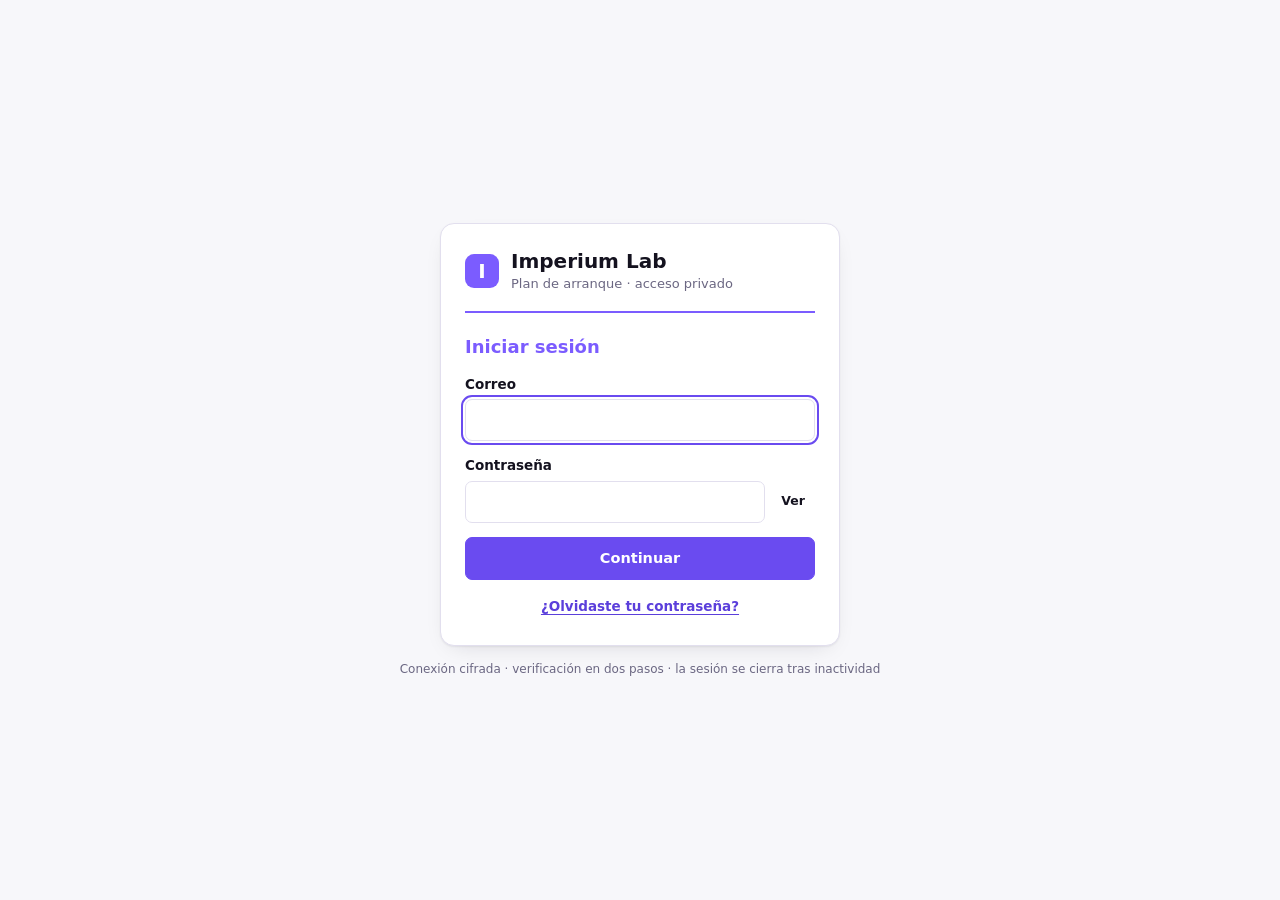
<file: index.html>
<!doctype html>
<html lang="es">
<head>
<meta charset="utf-8">
<meta name="viewport" content="width=device-width,initial-scale=1,viewport-fit=cover">
<meta http-equiv="Content-Security-Policy" content="default-src 'none'; script-src 'self'; style-src 'self' 'unsafe-inline' https://fonts.googleapis.com; font-src https://fonts.gstatic.com; img-src 'self' data:; connect-src https://zvlyvjgbqswfmlqhkgim.supabase.co wss://zvlyvjgbqswfmlqhkgim.supabase.co; base-uri 'none'; form-action 'none'; object-src 'none'">
<meta name="referrer" content="no-referrer">
<meta name="robots" content="noindex, nofollow">
<title>Imperium Lab · Plan de arranque</title>
<link rel="preconnect" href="https://fonts.googleapis.com">
<link rel="preconnect" href="https://fonts.gstatic.com" crossorigin>
<link rel="stylesheet" href="https://fonts.googleapis.com/css2?family=Carlito:ital,wght@0,400;0,700;1,400&display=swap">
<link rel="stylesheet" href="css/styles.css">
<link rel="stylesheet" href="css/auth.css">
</head>
<body>
<div id="auth" class="auth">
  <div class="auth-card">
    <div class="auth-brand"><div class="mark" aria-hidden="true"></div><div><h1>Imperium Lab</h1><p>Plan de arranque · acceso privado</p></div></div>
    <div class="auth-rule" aria-hidden="true"></div>

    <p class="auth-msg" id="authMsg" role="alert" hidden></p>

    <section data-screen="loading">
      <p class="auth-muted">Verificando sesión…</p>
    </section>

    <section data-screen="config" hidden>
      <h2>Falta configurar Supabase</h2>
      <p class="auth-muted">Completa la URL del proyecto y la clave publishable en <code>js/config.js</code>. Nunca uses la clave secret o service_role en esta página.</p>
    </section>

    <form data-screen="login" hidden novalidate>
      <h2>Iniciar sesión</h2>
      <div class="field"><label for="loginEmail">Correo</label><input id="loginEmail" type="email" autocomplete="username" inputmode="email" maxlength="254" required></div>
      <div class="field"><label for="loginPass">Contraseña</label>
        <div class="pw"><input id="loginPass" type="password" autocomplete="current-password" maxlength="128" required><button type="button" class="btn sm ghost" data-reveal="loginPass" aria-label="Mostrar contraseña" aria-pressed="false">Ver</button></div>
      </div>
      <button class="btn primary auth-submit" type="submit">Continuar</button>
      <button class="auth-link" type="button" data-go="forgot">¿Olvidaste tu contraseña?</button>
    </form>

    <form data-screen="enroll" hidden novalidate>
      <h2>Activa la verificación en dos pasos</h2>
      <p class="auth-muted">Es obligatoria. Escanea el código con una app autenticadora (Google Authenticator, Microsoft Authenticator, 1Password…) y escribe el código de 6 dígitos.</p>
      <div class="qr"><img id="enrollQr" alt="Código QR para la app autenticadora" width="180" height="180"></div>
      <details class="auth-secret"><summary>No puedo escanear el código</summary><p>Escribe esta clave en la app:</p><code id="enrollSecret" class="mono"></code></details>
      <div class="field"><label for="enrollCode">Código de 6 dígitos</label><input id="enrollCode" class="otp mono" inputmode="numeric" autocomplete="one-time-code" maxlength="6" required></div>
      <button class="btn primary auth-submit" type="submit">Activar y entrar</button>
      <button class="auth-link" type="button" data-auth-act="signout">Cancelar y salir</button>
    </form>

    <form data-screen="verify" hidden novalidate>
      <h2>Verificación en dos pasos</h2>
      <p class="auth-muted">Abre tu app autenticadora y escribe el código de 6 dígitos de Imperium Lab.</p>
      <div class="field"><label for="verifyCode">Código</label><input id="verifyCode" class="otp mono" inputmode="numeric" autocomplete="one-time-code" maxlength="6" required></div>
      <button class="btn primary auth-submit" type="submit">Verificar</button>
      <button class="auth-link" type="button" data-auth-act="signout">Usar otra cuenta</button>
    </form>

    <form data-screen="forgot" hidden novalidate>
      <h2>Recuperar contraseña</h2>
      <p class="auth-muted">Te enviaremos un enlace. Ábrelo en este mismo navegador.</p>
      <div class="field"><label for="forgotEmail">Correo</label><input id="forgotEmail" type="email" autocomplete="username" inputmode="email" maxlength="254" required></div>
      <button class="btn primary auth-submit" type="submit">Enviar enlace</button>
      <button class="auth-link" type="button" data-go="login">Volver</button>
    </form>

    <form data-screen="newpass" hidden novalidate>
      <h2>Nueva contraseña</h2>
      <p class="auth-muted">Mínimo 12 caracteres. Una frase larga es más segura que una palabra corta con símbolos.</p>
      <div class="field"><label for="newPass">Contraseña nueva</label>
        <div class="pw"><input id="newPass" type="password" autocomplete="new-password" maxlength="128" required><button type="button" class="btn sm ghost" data-reveal="newPass" aria-label="Mostrar contraseña" aria-pressed="false">Ver</button></div>
        <div class="meter" aria-hidden="true"><i id="passMeter"></i></div><span class="hint" id="passHint"></span>
      </div>
      <div class="field"><label for="newPass2">Repite la contraseña</label><input id="newPass2" type="password" autocomplete="new-password" maxlength="128" required></div>
      <button class="btn primary auth-submit" type="submit">Guardar contraseña</button>
    </form>

    <section data-screen="denied" hidden>
      <h2>Sin acceso</h2>
      <p class="auth-muted">Esta cuenta inició sesión, pero no está autorizada para ver el plan. Pide que la agreguen a la lista de miembros.</p>
      <button class="btn auth-submit" type="button" data-auth-act="signout">Salir</button>
    </section>
  </div>
  <p class="auth-foot">Conexión cifrada · verificación en dos pasos · la sesión se cierra tras inactividad</p>
</div>

<div id="app" hidden>
<header class="top">
  <div class="wrap top-in">
    <div class="brand">
      <div class="mark" aria-hidden="true"></div>
      <div>
        <h1>Imperium Lab · Plan de arranque</h1>
        <p id="subtitle">Dos socias · 2 horas al día cada una</p>
      </div>
    </div>
    <div class="top-actions">
      <span class="saved" id="saved" aria-live="polite"></span>
      <span class="chip who-chip" id="whoChip"></span>
      <button class="btn sm" id="signOutBtn" type="button">Salir</button>
      <button class="btn iconbtn" id="themeBtn" type="button" aria-label="Cambiar tema claro u oscuro" title="Tema"><svg width="18" height="18" viewBox="0 0 24 24" aria-hidden="true"><circle cx="12" cy="12" r="8.5" fill="none" stroke="currentColor" stroke-width="2"/><path d="M12 3.5a8.5 8.5 0 0 1 0 17z" fill="currentColor"/></svg></button>
    </div>
  </div>
  <div class="rule"></div>
  <nav class="wrap tabs" role="tablist" aria-label="Vistas">
    <button class="tab" role="tab" data-view="hoy">Hoy</button>
    <button class="tab" role="tab" data-view="tablero">Tablero</button>
    <button class="tab" role="tab" data-view="crono">Cronograma</button>
    <button class="tab" role="tab" data-view="fases">Fases</button>
    <button class="tab" role="tab" data-view="marca">Marca</button>
    <button class="tab" role="tab" data-view="ajustes">Ajustes</button>
  </nav>
</header>

<div class="wrap"><section class="summary" id="summary" aria-label="Resumen"></section></div>
<main class="wrap" id="view"></main>
<div id="drawerRoot"></div>
<div id="toastRoot"></div>
</div>

<script src="js/vendor/supabase-2.117.2.js" integrity="sha384-Rj26LVGvoeRVR6+mwQmFfcR3QOBEwT+ZmuCWpuiqeTzJpCs0ER4ITAWGb4Hiy3Ok"></script>
<script src="js/config.js"></script>
<script src="js/auth.js"></script>
<script src="js/data.js"></script>
<script src="js/scheduler.js"></script>
<script src="js/app.js"></script>
</body>
</html>
</file>
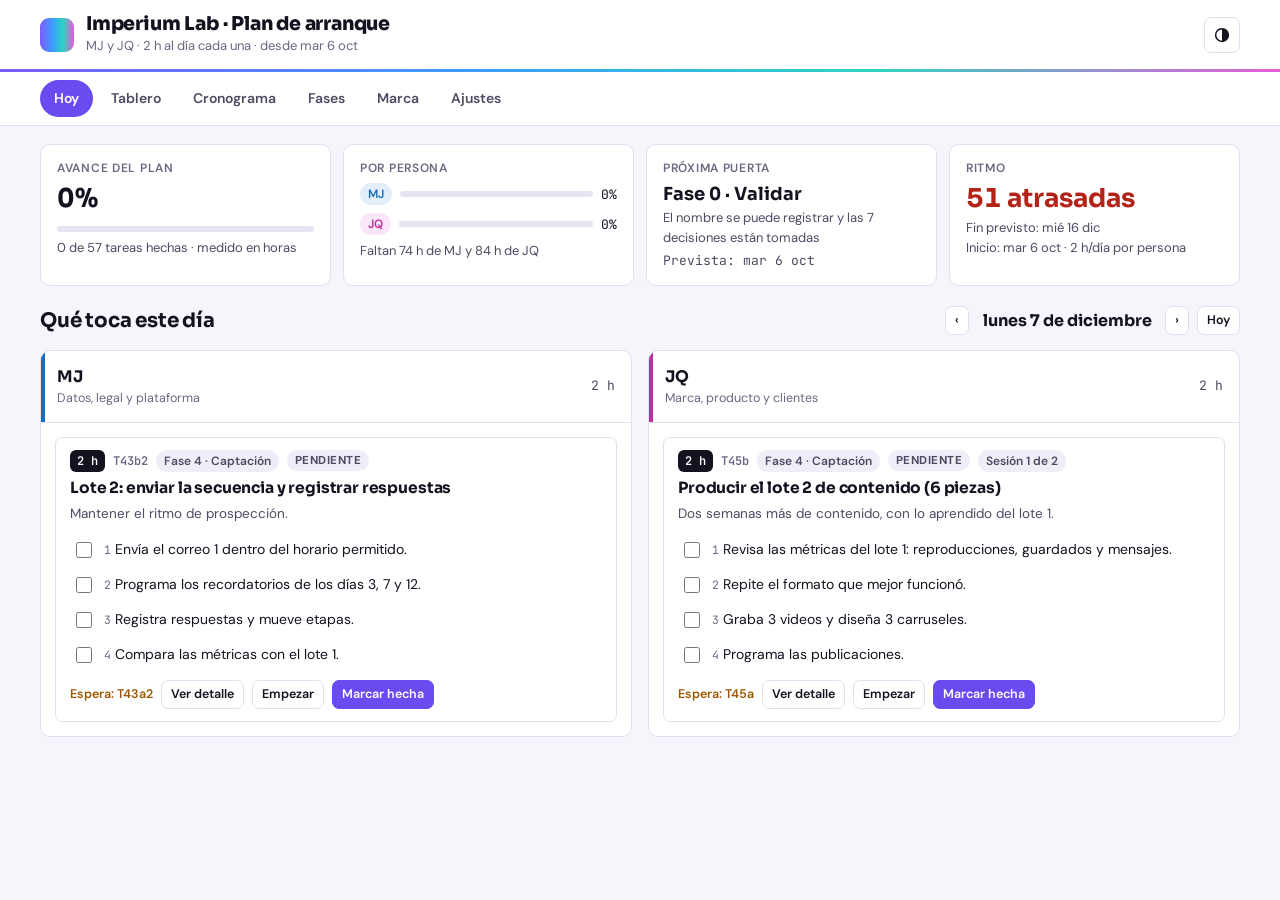
<file: imperium-lab-plan.html>
<!doctype html>
<html lang="es">
<head>
<meta charset="utf-8">
<meta name="viewport" content="width=device-width,initial-scale=1,viewport-fit=cover">
<title>Imperium Lab · Plan de arranque</title>
<link rel="preconnect" href="https://fonts.googleapis.com">
<link rel="preconnect" href="https://fonts.gstatic.com" crossorigin>
<link rel="stylesheet" href="https://fonts.googleapis.com/css2?family=Sora:wght@600;700;800&family=DM+Sans:opsz,wght@9..40,400;9..40,500;9..40,600;9..40,700&family=JetBrains+Mono:wght@500;600&display=swap">
<style>
/* Layout: encabezado con avance, pestañas de trabajo (Hoy, Tablero, Cronograma, Fases, Marca, Ajustes) y panel lateral de detalle.
   Paleta del manual Imperial Tech / Imperium Lab con regla 60-30-10: neutros violáceos, violeta de marca, degradado solo en acentos, naranja solo para acción. */
:root{
  --bg:#F6F5FB; --surface:#FFFFFF; --surface-2:#EFEDF8; --surface-3:#E6E3F3;
  --ink:#14121F; --ink-2:#4E4A63; --ink-3:#6B6782; --line:#E2DFEE;
  --brand:#6A4BF0; --brand-ink:#FFFFFF; --brand-tint:#EEEAFF; --brand-text:#5B3FDB;
  --cta:#FF6B35; --cta-ink:#0D0D12;
  --mj:#1A6DBA; --mj-tint:#E2EFFB; --jq:#B8329F; --jq-tint:#FBE6F7;
  --good:#0F7A55; --good-tint:#E1F4EB; --warn:#9A5800; --warn-tint:#FFF0D6; --crit:#B42318; --crit-tint:#FDE6E3;
  --grad:linear-gradient(90deg,#7B5CFF 0%,#3B9EFF 38%,#2DD4BF 68%,#E85CD8 100%);
  --shadow:0 1px 2px rgba(20,18,31,.06),0 8px 24px -12px rgba(20,18,31,.18);
  --f-display:"Sora",ui-sans-serif,system-ui,-apple-system,"Segoe UI",sans-serif;
  --f-body:"DM Sans",ui-sans-serif,system-ui,-apple-system,"Segoe UI",sans-serif;
  --f-mono:"JetBrains Mono",ui-monospace,"SFMono-Regular",Menlo,Consolas,monospace;
  --r:10px; --r-sm:7px;
  color-scheme:light;
}
@media (prefers-color-scheme: dark){
  :root:not([data-theme="light"]){
    --bg:#0D0D12; --surface:#16161E; --surface-2:#1E1E29; --surface-3:#272635;
    --ink:#EDECF5; --ink-2:#B3AFC8; --ink-3:#938FAB; --line:#2B2A3A;
    --brand:#9D86FF; --brand-ink:#0D0D12; --brand-tint:#221C44; --brand-text:#B4A3FF;
    --cta:#FF6B35; --cta-ink:#0D0D12;
    --mj:#7AB8FF; --mj-tint:#12243A; --jq:#F28AE6; --jq-tint:#371634;
    --good:#4ADE9B; --good-tint:#0E2A1E; --warn:#F5B454; --warn-tint:#33240B; --crit:#FF8A80; --crit-tint:#3A1614;
    --shadow:0 1px 2px rgba(0,0,0,.4),0 10px 28px -14px rgba(0,0,0,.7);
    color-scheme:dark;
  }
}
:root[data-theme="dark"]{
  --bg:#0D0D12; --surface:#16161E; --surface-2:#1E1E29; --surface-3:#272635;
  --ink:#EDECF5; --ink-2:#B3AFC8; --ink-3:#938FAB; --line:#2B2A3A;
  --brand:#9D86FF; --brand-ink:#0D0D12; --brand-tint:#221C44; --brand-text:#B4A3FF;
  --cta:#FF6B35; --cta-ink:#0D0D12;
  --mj:#7AB8FF; --mj-tint:#12243A; --jq:#F28AE6; --jq-tint:#371634;
  --good:#4ADE9B; --good-tint:#0E2A1E; --warn:#F5B454; --warn-tint:#33240B; --crit:#FF8A80; --crit-tint:#3A1614;
  --shadow:0 1px 2px rgba(0,0,0,.4),0 10px 28px -14px rgba(0,0,0,.7);
  color-scheme:dark;
}
*,*::before,*::after{box-sizing:border-box}
html{-webkit-text-size-adjust:100%}
body{margin:0;background:var(--bg);color:var(--ink);font:15px/1.5 var(--f-body);padding-bottom:env(safe-area-inset-bottom,0px)}
button,input,select,textarea{font:inherit;color:inherit}
a{color:var(--brand-text)}
:focus-visible{outline:2px solid var(--brand);outline-offset:2px;border-radius:4px}
h1,h2,h3{font-family:var(--f-display);text-wrap:balance;margin:0;letter-spacing:-.01em}
.mono{font-family:var(--f-mono);font-variant-numeric:tabular-nums}
.wrap{max-width:1240px;margin:0 auto;padding-inline:20px}
@media (max-width:520px){.wrap{padding-inline:16px}}

/* Header */
.top{background:var(--surface);border-bottom:1px solid var(--line);position:sticky;top:env(safe-area-inset-top,0px);z-index:20}
.top-in{display:flex;align-items:center;gap:16px;padding-block:14px;flex-wrap:wrap}
.brand{display:flex;align-items:center;gap:12px;min-width:0;flex:1 1 260px}
.mark{width:34px;height:34px;border-radius:9px;background:var(--grad);flex:none}
.brand h1{font-size:19px;font-weight:800;line-height:1.15}
.brand p{margin:0;color:var(--ink-3);font-size:13px}
.top-actions{display:flex;align-items:center;gap:8px;flex-wrap:wrap}
.saved{font-size:12.5px;color:var(--ink-3)}
.saved.err{color:var(--crit);font-weight:600}
.rule{height:3px;background:var(--grad)}
.tabs{display:flex;gap:4px;overflow-x:auto;scrollbar-width:none;padding-block:8px}
.tabs::-webkit-scrollbar{display:none}
.tab{border:0;background:none;padding:8px 14px;border-radius:999px;font-weight:600;color:var(--ink-2);cursor:pointer;white-space:nowrap;font-size:14px}
.tab:hover{background:var(--surface-2)}
.tab[aria-selected="true"]{background:var(--brand);color:var(--brand-ink)}

/* Buttons */
.btn{display:inline-flex;align-items:center;gap:6px;border:1px solid var(--line);background:var(--surface);padding:7px 12px;border-radius:var(--r-sm);font-weight:600;font-size:13.5px;cursor:pointer;text-decoration:none;color:var(--ink)}
.btn:hover{border-color:var(--ink-3)}
.btn.primary{background:var(--brand);border-color:var(--brand);color:var(--brand-ink)}
.btn.cta{background:var(--cta);border-color:var(--cta);color:var(--cta-ink)}
.btn.ghost{border-color:transparent;background:transparent}
.btn.sm{padding:4px 9px;font-size:12.5px}
.btn.danger{color:var(--crit);border-color:var(--crit)}
.iconbtn{width:36px;height:36px;justify-content:center;padding:0}

/* Summary */
.summary{display:grid;grid-template-columns:repeat(auto-fit,minmax(200px,1fr));gap:12px;padding-block:18px 6px}
.stat{background:var(--surface);border:1px solid var(--line);border-radius:var(--r);padding:14px 16px;min-width:0}
.stat .lbl{font-size:12px;text-transform:uppercase;letter-spacing:.06em;color:var(--ink-3);font-weight:600}
.stat .val{font-family:var(--f-display);font-size:26px;font-weight:700;margin-top:2px;font-variant-numeric:tabular-nums}
.stat .sub{font-size:13px;color:var(--ink-2)}
.bar{height:6px;background:var(--surface-3);border-radius:99px;overflow:hidden;margin-top:8px}
.bar>i{display:block;height:100%;background:var(--grad);border-radius:99px}
.bar.mj>i{background:var(--mj)} .bar.jq>i{background:var(--jq)}
.people{display:grid;gap:8px;margin-top:6px}
.prow{display:grid;grid-template-columns:auto 1fr auto;gap:8px;align-items:center;font-size:13px}
.prow .bar{margin-top:0}

/* Toolbar */
.toolbar{display:flex;align-items:center;gap:10px;flex-wrap:wrap;padding-block:14px}
.toolbar h2{font-size:20px;font-weight:700;margin-right:auto}
.seg{display:inline-flex;background:var(--surface-2);border-radius:999px;padding:3px;gap:2px}
.seg button{border:0;background:none;padding:5px 12px;border-radius:999px;font-weight:600;font-size:13px;cursor:pointer;color:var(--ink-2)}
.seg button[aria-pressed="true"]{background:var(--surface);color:var(--ink);box-shadow:var(--shadow)}
main{padding-bottom:60px}
.note{background:var(--brand-tint);color:var(--ink);border-radius:var(--r);padding:12px 14px;font-size:14px}
.note.warn{background:var(--warn-tint)}
.muted{color:var(--ink-3)}

/* Chips & pills */
.chip{display:inline-flex;align-items:center;gap:5px;font-size:12px;font-weight:600;padding:2px 8px;border-radius:999px;background:var(--surface-2);color:var(--ink-2);white-space:nowrap}
.chip.MJ{background:var(--mj-tint);color:var(--mj)} .chip.JQ{background:var(--jq-tint);color:var(--jq)} .chip.AMBAS{background:var(--brand-tint);color:var(--brand-text)}
.dot{width:8px;height:8px;border-radius:50%;display:inline-block;flex:none}
.dot.MJ{background:var(--mj)} .dot.JQ{background:var(--jq)} .dot.AMBAS{background:var(--brand)}
.pill{font-size:11.5px;font-weight:700;padding:2px 8px;border-radius:999px;text-transform:uppercase;letter-spacing:.04em;white-space:nowrap}
.pill.pend{background:var(--surface-2);color:var(--ink-2)}
.pill.doing{background:var(--brand-tint);color:var(--brand-text)}
.pill.block{background:var(--warn-tint);color:var(--warn)}
.pill.done{background:var(--good-tint);color:var(--good)}
.pill.late{background:var(--crit-tint);color:var(--crit)}
.pill.gate{background:var(--ink);color:var(--bg)}
.tid{font-family:var(--f-mono);font-size:12px;color:var(--ink-3);font-weight:600}

/* Hoy */
.daynav{display:flex;align-items:center;gap:8px;flex-wrap:wrap}
.daynav .d{font-family:var(--f-display);font-weight:700;font-size:16px;min-width:180px;text-align:center}
.cols{display:grid;grid-template-columns:repeat(2,minmax(0,1fr));gap:16px}
@media (max-width:820px){.cols{grid-template-columns:1fr}}
.col{background:var(--surface);border:1px solid var(--line);border-radius:var(--r);overflow:hidden;min-width:0}
.col-h{display:flex;align-items:center;gap:10px;padding:14px 16px;border-bottom:1px solid var(--line)}
.col-h .who{font-family:var(--f-display);font-weight:700;font-size:16px}
.col-h .role{font-size:12.5px;color:var(--ink-3)}
.col-h .hrs{margin-left:auto;font-family:var(--f-mono);font-size:13px;color:var(--ink-2)}
.col.MJ .col-h{box-shadow:inset 4px 0 0 var(--mj)} .col.JQ .col-h{box-shadow:inset 4px 0 0 var(--jq)}
.blocks{display:grid;gap:12px;padding:14px}
.block{border:1px solid var(--line);border-radius:var(--r-sm);padding:12px 14px;background:var(--surface);min-width:0}
.block-h{display:flex;gap:8px;align-items:center;flex-wrap:wrap}
.block h3{font-size:15.5px;font-weight:700;margin-top:6px;line-height:1.3}
.block .why{font-size:13.5px;color:var(--ink-2);margin:6px 0 0}
.hrs-chip{font-family:var(--f-mono);font-size:12px;font-weight:600;background:var(--ink);color:var(--bg);padding:2px 7px;border-radius:6px}
.steps{list-style:none;margin:10px 0 0;padding:0;display:grid;gap:4px}
.steps li label{display:grid;grid-template-columns:20px 1fr;gap:8px;align-items:start;padding:5px 6px;border-radius:6px;cursor:pointer;font-size:14px}
.steps li label:hover{background:var(--surface-2)}
.steps input{width:16px;height:16px;margin:3px 0 0;accent-color:var(--brand)}
.steps input:checked+span{color:var(--ink-3);text-decoration:line-through;text-decoration-color:var(--ink-3)}
.steps .n{font-family:var(--f-mono);font-size:11.5px;color:var(--ink-3);margin-right:4px}
.block-f{display:flex;gap:8px;flex-wrap:wrap;margin-top:10px;align-items:center}
.wait{font-size:12.5px;color:var(--warn);font-weight:600}
.empty{padding:22px 16px;color:var(--ink-3);font-size:14px}

/* Kanban */
.kanban{display:grid;grid-template-columns:repeat(4,minmax(240px,1fr));gap:12px;overflow-x:auto;padding-bottom:8px}
.kcol{background:var(--surface-2);border-radius:var(--r);padding:10px;min-height:200px;min-width:0}
.kcol.over{outline:2px dashed var(--brand);outline-offset:-4px}
.kcol-h{display:flex;align-items:center;gap:8px;padding:4px 4px 10px;font-weight:700;font-size:14px}
.kcol-h .c{font-family:var(--f-mono);font-size:12px;color:var(--ink-3);margin-left:auto}
.kcards{display:grid;gap:8px}
.card{background:var(--surface);border:1px solid var(--line);border-radius:var(--r-sm);padding:10px 12px;cursor:pointer;text-align:left;width:100%;display:grid;gap:6px}
.card:hover{border-color:var(--ink-3)}
.card[draggable="true"]{cursor:grab}
.card .t{font-weight:600;font-size:14px;line-height:1.3}
.card .meta{display:flex;gap:6px;align-items:center;flex-wrap:wrap;font-size:12px;color:var(--ink-3)}
.mini{height:4px;background:var(--surface-3);border-radius:99px;overflow:hidden}
.mini>i{display:block;height:100%;background:var(--brand)}

/* Cronograma */
.weeks{display:grid;gap:14px}
.week{background:var(--surface);border:1px solid var(--line);border-radius:var(--r);overflow:hidden}
.week-h{display:flex;align-items:baseline;gap:10px;padding:12px 16px;border-bottom:1px solid var(--line);flex-wrap:wrap}
.week-h h3{font-size:15px}
.week-h .r{font-size:13px;color:var(--ink-3)}
.week-h .g{margin-left:auto}
.gridwrap{overflow-x:auto}
.wgrid{display:grid;grid-template-columns:110px repeat(5,minmax(130px,1fr));min-width:760px}
.wgrid>div{border-right:1px solid var(--line);border-bottom:1px solid var(--line);padding:8px;min-width:0}
.wgrid>div:nth-child(6n){border-right:0}
.wgrid .hd{font-size:12px;font-weight:700;color:var(--ink-3);text-transform:uppercase;letter-spacing:.05em;background:var(--surface-2)}
.wgrid .hd.today{color:var(--brand-text);background:var(--brand-tint)}
.wgrid .rowlbl{font-weight:700;font-size:13px;display:flex;align-items:center;gap:6px}
.wgrid .off{background:repeating-linear-gradient(135deg,var(--surface-2) 0 6px,transparent 6px 12px);font-size:12px;color:var(--ink-3)}
.wgrid .cell{display:grid;gap:5px;align-content:start}
.wgrid .cell.today{background:color-mix(in srgb,var(--brand-tint) 55%,transparent)}
.tchip{display:grid;gap:1px;text-align:left;border:0;border-left:3px solid var(--line);background:var(--surface-2);padding:5px 7px;border-radius:5px;font-size:12px;cursor:pointer;line-height:1.3;width:100%}
.tchip.MJ{border-left-color:var(--mj)} .tchip.JQ{border-left-color:var(--jq)} .tchip.AMBAS{border-left-color:var(--brand)}
.tchip b{font-family:var(--f-mono);font-size:11px;color:var(--ink-3)}
.tchip.done{opacity:.6} .tchip.done span{text-decoration:line-through}
.tchip.late{background:var(--crit-tint)}

/* Fases */
.phases{display:grid;gap:14px}
.phase{background:var(--surface);border:1px solid var(--line);border-radius:var(--r);padding:16px}
.phase-h{display:flex;gap:12px;align-items:flex-start;flex-wrap:wrap}
.phase-h .n{font-family:var(--f-mono);font-size:12px;color:var(--ink-3);font-weight:600}
.phase-h h3{font-size:18px}
.phase-h .pct{margin-left:auto;font-family:var(--f-display);font-size:22px;font-weight:700}
.gate{display:flex;gap:8px;align-items:center;margin-top:8px;font-size:13.5px;color:var(--ink-2)}
.diamond{width:10px;height:10px;transform:rotate(45deg);border:2px solid var(--ink-2);flex:none}
.diamond.ok{background:var(--good);border-color:var(--good)}
.tlist{display:grid;margin-top:12px;border-top:1px solid var(--line)}
.trow{display:grid;grid-template-columns:62px 1fr auto auto;gap:10px;align-items:center;padding:8px 2px;border:0;border-bottom:1px solid var(--line);background:none;text-align:left;cursor:pointer;width:100%;font-size:14px}
.trow:hover{background:var(--surface-2)}
.trow .t{min-width:0}
.trow .dates{font-size:12.5px;color:var(--ink-3);white-space:nowrap}
@media (max-width:600px){.trow{grid-template-columns:52px 1fr auto}.trow .dates{display:none}}

/* Marca */
.swatches{display:grid;grid-template-columns:repeat(auto-fill,minmax(180px,1fr));gap:12px}
.sw{background:var(--surface);border:1px solid var(--line);border-radius:var(--r);overflow:hidden}
.sw .c{height:86px;display:flex;align-items:flex-end;padding:8px 10px;gap:6px}
.sw .c span{font-size:13px;font-weight:700;padding:1px 6px;border-radius:4px}
.sw .b{padding:10px 12px;display:grid;gap:4px;font-size:13px}
.sw .b strong{font-size:14px}
.cr{display:flex;flex-wrap:wrap;justify-content:space-between;gap:2px 8px;font-size:12.5px}.cr .mono{white-space:nowrap}
.ok{color:var(--good);font-weight:700} .bad{color:var(--crit);font-weight:700} .mid{color:var(--warn);font-weight:700}
.two{display:grid;grid-template-columns:repeat(2,minmax(0,1fr));gap:16px}
@media (max-width:820px){.two{grid-template-columns:1fr}}
.panel{background:var(--surface);border:1px solid var(--line);border-radius:var(--r);padding:16px;min-width:0}
.panel h3{font-size:16px;margin-bottom:8px}
.changes{margin:0;padding-left:18px;display:grid;gap:8px;font-size:14px}
.pairs{display:grid;gap:8px}
.pair{display:grid;grid-template-columns:auto 1fr auto;gap:10px;align-items:center;font-size:13.5px}
.pair .demo{padding:6px 12px;border-radius:6px;font-weight:700;font-size:13px;white-space:nowrap}

/* Ajustes */
.form{display:grid;gap:14px;max-width:720px}
.field{display:grid;gap:5px}
.field label{font-weight:600;font-size:13.5px}
.field .hint{font-size:12.5px;color:var(--ink-3)}
.field input,.field select,.field textarea{background:var(--surface);border:1px solid var(--line);border-radius:var(--r-sm);padding:8px 10px;width:100%}
.field textarea{min-height:90px;resize:vertical}
.row2{display:grid;grid-template-columns:repeat(2,minmax(0,1fr));gap:12px}
@media (max-width:560px){.row2{grid-template-columns:1fr}}
.switch{display:flex;gap:10px;align-items:flex-start;font-size:14px}
.switch input{width:18px;height:18px;accent-color:var(--brand);margin-top:2px}

/* Drawer */
.scrim{position:fixed;inset:0;background:rgba(13,13,18,.45);z-index:40}
.drawer{position:fixed;top:0;right:0;bottom:0;width:min(560px,100%);background:var(--surface);z-index:41;display:flex;flex-direction:column;box-shadow:-20px 0 40px -20px rgba(0,0,0,.35);padding-top:env(safe-area-inset-top,0px)}
.dr-h{padding:16px 18px 12px;border-bottom:1px solid var(--line);display:grid;gap:8px}
.dr-top{display:flex;gap:8px;align-items:center;flex-wrap:wrap}
.dr-top .x{margin-left:auto}
.dr-h h2{font-size:19px;line-height:1.25}
.dr-b{padding:16px 18px 40px;overflow-y:auto;display:grid;gap:18px;align-content:start;padding-bottom:calc(40px + env(safe-area-inset-bottom,0px))}
.sec h4{font-size:12px;text-transform:uppercase;letter-spacing:.07em;color:var(--ink-3);margin:0 0 6px;font-family:var(--f-body)}
.sec p{margin:0;font-size:14.5px}
.statuses{display:grid;grid-template-columns:repeat(4,1fr);gap:6px}
.statuses button{border:1px solid var(--line);background:var(--surface);border-radius:var(--r-sm);padding:7px 4px;font-weight:600;font-size:13px;cursor:pointer}
.statuses button[aria-pressed="true"].pend{background:var(--surface-3);border-color:var(--ink-3)}
.statuses button[aria-pressed="true"].doing{background:var(--brand-tint);border-color:var(--brand);color:var(--brand-text)}
.statuses button[aria-pressed="true"].block{background:var(--warn-tint);border-color:var(--warn);color:var(--warn)}
.statuses button[aria-pressed="true"].done{background:var(--good-tint);border-color:var(--good);color:var(--good)}
.kv{display:grid;grid-template-columns:auto 1fr;gap:4px 12px;font-size:14px}
.kv dt{color:var(--ink-3)} .kv dd{margin:0}
.res{display:grid;gap:4px;font-size:14px;margin:0;padding-left:18px}
.notes{width:100%;min-height:110px;background:var(--surface);border:1px solid var(--line);border-radius:var(--r-sm);padding:8px 10px;resize:vertical}
.deps{display:flex;gap:6px;flex-wrap:wrap}
.deps button{border:1px solid var(--line);background:var(--surface);border-radius:999px;padding:3px 10px;font-size:12.5px;cursor:pointer;display:inline-flex;gap:6px;align-items:center}
.toast{position:fixed;left:50%;bottom:calc(20px + env(safe-area-inset-bottom,0px));transform:translateX(-50%);background:var(--ink);color:var(--bg);padding:9px 16px;border-radius:999px;font-weight:600;font-size:13.5px;z-index:60}
.confirm{display:flex;gap:8px;align-items:center;flex-wrap:wrap;background:var(--crit-tint);padding:10px 12px;border-radius:var(--r-sm);font-size:14px}
@media (prefers-reduced-motion:no-preference){
  .drawer.anim{animation:slide .18s ease-out}
  @keyframes slide{from{transform:translateX(24px);opacity:.6}to{transform:none;opacity:1}}
}
</style>
</head>
<body>
<header class="top">
  <div class="wrap top-in">
    <div class="brand">
      <div class="mark" aria-hidden="true"></div>
      <div>
        <h1>Imperium Lab · Plan de arranque</h1>
        <p id="subtitle">Dos socias · 2 horas al día cada una</p>
      </div>
    </div>
    <div class="top-actions">
      <span class="saved" id="saved" aria-live="polite"></span>
      <button class="btn iconbtn" id="themeBtn" type="button" aria-label="Cambiar tema claro u oscuro" title="Tema"><svg width="18" height="18" viewBox="0 0 24 24" aria-hidden="true"><circle cx="12" cy="12" r="8.5" fill="none" stroke="currentColor" stroke-width="2"/><path d="M12 3.5a8.5 8.5 0 0 1 0 17z" fill="currentColor"/></svg></button>
    </div>
  </div>
  <div class="rule"></div>
  <nav class="wrap tabs" role="tablist" aria-label="Vistas">
    <button class="tab" role="tab" data-view="hoy">Hoy</button>
    <button class="tab" role="tab" data-view="tablero">Tablero</button>
    <button class="tab" role="tab" data-view="crono">Cronograma</button>
    <button class="tab" role="tab" data-view="fases">Fases</button>
    <button class="tab" role="tab" data-view="marca">Marca</button>
    <button class="tab" role="tab" data-view="ajustes">Ajustes</button>
  </nav>
</header>

<div class="wrap"><section class="summary" id="summary" aria-label="Resumen"></section></div>
<main class="wrap" id="view"></main>
<div id="drawerRoot"></div>
<div id="toastRoot"></div>

<script>
const L = {
  sicMarcas: ["SIC · Marcas", "https://sedeelectronica.sic.gov.co/temas/propiedad-industrial/marcas"],
  sicTarifas: ["SIC · Tarifas 2026 (Res. 77243/2025)", "https://sedeelectronica.sic.gov.co/transparencia/normativa/resolucion-no-77243-del-30-de-septiembre-del-2025"],
  rues: ["RUES", "https://www.rues.org.co"],
  imperiumlabs: ["imperiumlabs.co (estudio de videojuegos)", "https://imperiumlabs.co/"],
  gSender: ["Google · Directrices para remitentes", "https://support.google.com/a/answer/81126?hl=es"],
  hubspotIcp: ["HubSpot · Plantilla de ICP", "https://www.hubspot.com/make-my-persona/ideal-customer-profile-template"],
  hubspotCac: ["HubSpot · Cálculo de CAC", "https://www.hubspot.com/startups/sales-and-marketing/calculating-cac-for-startups"],
  clutch: ["Clutch · Precios de diseño web", "https://clutch.co/web-designers/pricing"],
  verjel: ["Precios web en Colombia (blog de proveedor)", "https://www.alejandroverjel.com/blog/diseno/cuanto-cuesta-pagina-web-colombia/"],
  pivoti: ["Precios web en Bogotá (blog de proveedor)", "https://www.pivotilabs.com/blog/cuanto-cuesta-pagina-web-bogota"],
  enns: ["Pricing Creativity (resumen)", "https://www.peterkang.com/lessons-from-pricing-creativity-by-blair-enns/"],
  dyf: ["Cobrar el diagnóstico (Double Your Freelancing)", "https://doubleyourfreelancing.com/how-to-get-paid-for-project-discovery/"],
  dianRst: ["DIAN · Régimen Simple", "https://micrositios.dian.gov.co/regimen-simple-tributacion/quienes-pueden-optar-por-el-simple/"],
  dian977: ["DIAN · Concepto 977/2023 (tarifas RST)", "https://normograma.dian.gov.co/dian/compilacion/docs/oficio_dian_0977_2023.htm"],
  dianCiiu: ["DIAN · Resolución 114/2020 (CIIU)", "https://normograma.dian.gov.co/dian/compilacion/docs/resolucion_dian_0114_2020.htm"],
  dianFe: ["DIAN · Requisitos de facturador electrónico", "https://micrositios.dian.gov.co/sistema-de-facturacion-electronica/requerimientos-para-ser-facturador-electronico/"],
  ccbLey1780: ["CCB · Ley de Emprendimiento Juvenil", "https://www.ccb.org.co/es/tramites-y-consultas/sobre-registros/normativas-registros-publicos/normativas-registros-publicos/ley-de-emprendimiento-juvenil"],
  ley1258: ["Ley 1258 de 2008 (SAS)", "https://normas.cra.gov.co/gestor/docs/ley_1258_2008.htm"],
  rm01: ["CCB · Guía RM01 para SAS", "https://assets.ctfassets.net/n1ptkpqt763u/2qPY8BkR0Awl2GgbTeQQri/1ed118cb5a6cf3ba9a9f61099d53ac81/GuiaRM_01.pdf"],
  sasVirtual: ["CCB · SAS virtual", "https://www.ccb.org.co/es/servicios/crea-tu-empresa/constituye-tu-empresa/constitucion-virtual-sas"],
  vue: ["Ventanilla Única Empresarial", "https://www.vue.gov.co/"],
  ccbTarifas: ["CCB · Tarifas 2026", "https://assets.ctfassets.net/n1ptkpqt763u/3Y8yhxlVbzjMyD7njbElNL/a4bfae899c2186d803ec833699eb192c/Tarifas_Registros_Publicos_2026_y_afiliados.pdf"],
  rnbd: ["SIC · Quién debe inscribirse en el RNBD", "https://sedeelectronica.sic.gov.co/publicaciones/boletin-juridico/concepto/cuales-personas-estan-obligadas-realizar-el-registro-de-bases-de-datos-personales-en-el-rnbd"],
  sicCorp: ["SIC · Datos corporativos y Ley 1581", "https://sedeelectronica.sic.gov.co/boletin-juridico/conceptos/ambito-de-aplicacion-de-la-ley-1581-de-2012-en-datos-corporativos"],
  wheeler: ["Alina Wheeler · fases de identidad", "https://logogeek.uk/podcast/design-a-brand-identity-with-alina-wheeler/"],
  ixdf: ["IxDF · Qué lleva un manual de marca", "https://ixdf.org/literature/topics/brand-guidelines"],
  wcag: ["W3C · WCAG 2.2", "https://www.w3.org/TR/WCAG22/"],
  vitals: ["web.dev · Core Web Vitals", "https://web.dev/articles/vitals"],
  owaspH: ["OWASP · Cabeceras HTTP", "https://cheatsheetseries.owasp.org/cheatsheets/HTTP_Headers_Cheat_Sheet.html"],
  owasp10: ["OWASP Top 10:2025", "https://top10.owasp.org/2025/"],
  gSchema: ["Google · Datos estructurados", "https://developers.google.com/search/docs/appearance/structured-data/intro-structured-data"],
  gSitemap: ["Google · Sitemaps", "https://developers.google.com/search/docs/crawling-indexing/sitemaps/overview"],
  gAi: ["Google · Contenido hecho con IA", "https://developers.google.com/search/docs/fundamentals/using-gen-ai-content"],
  gbp: ["Google · Directrices del Perfil de Empresa", "https://support.google.com/business/answer/3038177?hl=es"],
  hubspot: ["HubSpot · Precios CRM", "https://www.hubspot.com/pricing/crm"],
  odoo: ["Odoo · Precios", "https://www.odoo.com/pricing-plan"],
  odooCo: ["Odoo · Localización Colombia", "https://www.odoo.com/documentation/19.0/es/applications/finance/fiscal_localizations/colombia.html"],
  n8n: ["n8n · Precios", "https://n8n.io/pricing/"],
  n8nLic: ["n8n · Licencia (qué se puede vender)", "https://docs.n8n.io/n8n-community-license/community-license/license-faq"],
  make: ["Make · Precios", "https://www.make.com/en/pricing"],
  wompi: ["Wompi · Tarifas", "https://wompi.com/es/co/planes-tarifas/plan-avanzado-agregador"],
  bold: ["Bold · Tarifas", "https://bold.co/tarifas"],
  ruesDb: ["Bases de datos del RUES", "https://www.camaramedellin.com.co/quiero-un-servicio-para-mi-empresa/informacion-estudios-y-bases-de-datos/bases-de-datos-de-empresas-registradas-en-el-registro-unico-empresarial-y-social-rues"],
  mapsTos: ["Google Maps Platform · Términos", "https://cloud.google.com/maps-platform/terms"],
  close: ["Close · Plantillas de correo en frío", "https://close.com/blog/cold-email-templates"],
  saleshandy: ["Saleshandy · Estructuras de correo", "https://www.saleshandy.com/blog/cold-email-frameworks/"],
  lemlist: ["Lemlist · Correo en frío", "https://www.lemlist.com/blog/cold-emailing"],
  ley2300: ["Ley 2300 de 2023", "https://normograma.com/documentospdf/PruebaMintic/docs/ley_2300_2023.htm"],
  waPolicy: ["Política de WhatsApp Business", "https://whatsappbusiness.com/policy/"],
  ross: ["Predictable Revenue (notas)", "https://grahammann.net/book-notes/predictable-revenue-aaron-ross-marylou-tyler"],
  hootsuite: ["Hootsuite · Frecuencia por red", "https://blog.hootsuite.com/how-often-to-post-on-social-media/"],
  hootIg: ["Hootsuite · Algoritmo de Instagram", "https://blog.hootsuite.com/instagram-algorithm/"],
  ctwa: ["Meta · Anuncios clic a WhatsApp", "https://developers.facebook.com/documentation/ads-commerce/marketing-api/ad-creative/messaging-ads/click-to-whatsapp"],
  waPricing: ["Meta · Precios de WhatsApp", "https://developers.facebook.com/docs/whatsapp/pricing/"],
  sparktoro: ["SparkToro · Encuesta a agencias", "https://sparktoro.com/blog/digital-agency-new-business-still-a-concern-referrals-still-rule-for-lead-gen-and-are-sales-pipelines-finally-recovering/"],
  effichat: ["Effichat", "https://effichat.efficommerce.com/"],
  ruta: ["CCB · Ruta Bogotá Cundinamarca Emprende", "https://www.ccb.org.co/es/servicios/crea-tu-empresa/preparate-para-crear-tu-empresa/ruta-emprender"],
  plan: ["Investigación estratégica (doc)", "https://claude.ai/code/artifact/bb50d6fe-b609-4569-80c1-aa2c94769533"]
};

const PHASES = [
  { id: "f0", n: "Fase 0", name: "Validar", gate: "El nombre se puede registrar y las 7 decisiones están tomadas" },
  { id: "f1", n: "Fase 1", name: "Formalizar", gate: "NIT activo y primera factura electrónica emitida" },
  { id: "f2", n: "Fase 2", name: "Marca", gate: "Manual de marca v2 aprobado por ambas" },
  { id: "f3", n: "Fase 3", name: "Plataforma propia", gate: "imperiumlab.co pasa su propia Acta de calidad" },
  { id: "f4", n: "Fase 4", name: "Captación", gate: "Revisión del embudo con datos de 3 lotes" }
];

const TASKS = [
{ id:"T01", f:"f0", o:"MJ", h:2, gate:true,
  t:"Verificar que «Imperium Lab» se puede registrar como marca",
  why:"El dominio ya es suyo, pero un dominio no da derechos de marca. Existe un estudio de videojuegos llamado Imperium Labs con un dominio casi igual.",
  steps:[
    "Entra a la sede electrónica de la SIC → Propiedad industrial → Marcas y busca IMPERIUM, IMPERIUM LAB, IMPERIUMLAB e IMPERIUM LABS.",
    "Revisa los resultados en las clases de Niza 42 (desarrollo de software), 9 (software descargable) y 35 (publicidad y gestión).",
    "Anota cada resultado parecido en una tabla: signo, titular, clase y estado (vigente, en trámite, negada).",
    "Busca «Imperium» en el RUES para ver si alguna sociedad colombiana ya usa el nombre.",
    "Abre imperiumlabs.co y anota su sector y si opera en Colombia.",
    "Si queda alguna duda, paga la búsqueda oficial de antecedentes de la SIC: COP 29.500 por signo en línea.",
    "Escribe la conclusión en 5 líneas con semáforo: verde (seguir), amarillo (ajustar diseño o nombre), rojo (cambiar)."],
  out:"Informe de antecedentes de 1 página con semáforo.",
  done:"Las dos leyeron el informe y el semáforo está en verde, o hay un plan B acordado.",
  res:["sicMarcas","sicTarifas","rues","imperiumlabs"] },

{ id:"T02", f:"f0", o:"JQ", h:1,
  t:"Reservar @imperiumlab en las redes",
  why:"Asegurar el mismo usuario en todas las redes antes de anunciar el nombre.",
  steps:[
    "Revisa si @imperiumlab está libre en Instagram, TikTok, Facebook y LinkedIn.",
    "Si no está libre en alguna, elige una sola variante para todas (por ejemplo @imperiumlab.co).",
    "Crea las cuentas como cuentas de empresa o profesionales.",
    "Activa la verificación en dos pasos en las cuatro.",
    "Guarda los accesos en un gestor de contraseñas compartido entre las dos.",
    "No publiques todavía: deja solo el nombre y una imagen provisional."],
  out:"Lista de cuentas con usuario, correo de registro y responsable.",
  done:"Las cuatro cuentas existen con el mismo usuario y con 2FA activa.",
  res:[] },

{ id:"T20", f:"f2", o:"JQ", h:2,
  t:"Auditar el manual de marca actual",
  why:"El manual habla de Imperial Tech, de herramientas no-code y de IA al centro. El nuevo diferenciador es la web hecha con buenas prácticas verificables.",
  steps:[
    "Lista todo lo que dice «Imperial Tech» o «soyimperialtech.com» y debe pasar a «Imperium Lab» e «imperiumlab.co».",
    "Marca las contradicciones con el diferenciador: el pilar 2 dice «herramientas no-code» y la promesa pone la IA al centro.",
    "Compara la misión («micronegocios que no pueden pagar una agencia») con la vertical y los precios que se van a decidir.",
    "Revisa el contraste de la paleta (pestaña Marca): violeta con texto blanco da 4,36:1 y naranja con texto blanco 2,84:1. Ninguno pasa WCAG AA para texto normal.",
    "Anota lo que falta: versiones del logo, área de respeto, tamaño mínimo, usos incorrectos, tipografías con nombre, iconografía, fotografía y aplicaciones.",
    "Decide qué se conserva: la corona de tres formas y la «I» central siguen funcionando para Imperium.",
    "Entrega una lista de cambios ordenada por prioridad."],
  out:"Lista priorizada de cambios del manual.",
  done:"MJ leyó la lista y no tiene objeciones.",
  res:["ixdf","wcag"] },

{ id:"T03", f:"f0", o:"MJ", h:2,
  t:"Correo @imperiumlab.co en Google Workspace con SPF, DKIM y DMARC",
  why:"Ya tienen los correos en Google. El dominio nuevo debe enviar correo confiable antes de cualquier prospección.",
  steps:[
    "En admin.google.com agrega imperiumlab.co como dominio (alias o secundario, según cómo esté configurada hoy la cuenta).",
    "Verifica el dominio con el registro TXT que da Google, en el panel DNS del proveedor donde compraron el dominio.",
    "Configura los registros MX que indica Google y prueba enviar y recibir.",
    "Publica el SPF: un solo TXT en la raíz con «v=spf1 include:_spf.google.com ~all». Si ya existe uno, combínalos.",
    "Activa DKIM: Apps → Google Workspace → Gmail → Autenticar correo electrónico. Genera la clave, publica el TXT y pulsa «Iniciar autenticación».",
    "Publica DMARC en _dmarc.imperiumlab.co: «v=DMARC1; p=none; rua=mailto:<correo de reportes>».",
    "Envía un correo a una cuenta Gmail externa, abre «Mostrar original» y confirma SPF, DKIM y DMARC en PASS.",
    "Crea hola@imperiumlab.co y una dirección por socia, con firma provisional."],
  out:"Correos funcionando y captura de «Mostrar original» con los tres PASS.",
  done:"SPF, DKIM y DMARC en PASS y las dos envían desde @imperiumlab.co.",
  res:["gSender"] },

{ id:"T04", f:"f0", o:"JQ", h:2,
  t:"Elegir la vertical inicial y escribir el ICP",
  why:"Especializarse en un tipo de cliente baja la competencia por precio y hace que cada caso sirva para el siguiente.",
  steps:[
    "Lista 3 verticales candidatas: distribuidoras y mayoristas que venden por WhatsApp, comercios con catálogo y servicios con citas.",
    "Califica cada una de 1 a 5 en: dolor visible, capacidad de pago, facilidad para llegarles y caso propio (Estancoficial).",
    "Elige la de mayor puntaje.",
    "Escribe el ICP en 1 página con los 6 criterios de HubSpot: industria, presupuesto, urgencia, potencial, tamaño y ubicación.",
    "Agrega señales que se vean desde afuera: web lenta o inexistente, pedidos por WhatsApp a mano, catálogo en PDF.",
    "Define quién decide la compra y qué le duele.",
    "Anota en qué se diferencia del público del manual actual (emprendedores y micronegocios) para la sesión de decisiones."],
  out:"ICP de 1 página.",
  done:"El ICP permite decir sí o no a un prospecto en menos de un minuto.",
  res:["hubspotIcp"] },

{ id:"T06", f:"f0", o:"MJ", h:2,
  t:"Costeo y punto de equilibrio",
  why:"Los precios nuevos necesitan un piso: lo mínimo que se puede cobrar sin perder plata.",
  steps:[
    "Lista los costos fijos mensuales: Google Workspace, dominio, hosting, herramientas (CRM, n8n), contador y cuenta bancaria.",
    "Lista los costos variables por proyecto: hosting del cliente, comisiones de pasarela y licencias.",
    "Estima las horas reales que tomó Estancoficial, por tipo de tarea.",
    "Calcula el costo por hora objetivo: ingreso mensual deseado por socia dividido por las horas facturables.",
    "Calcula el precio mínimo de cada paquete con un margen definido.",
    "Calcula cuántos proyectos al mes cubren los costos fijos.",
    "Comparte la hoja con JQ antes de la sesión de precios."],
  out:"Hoja de costeo con precio mínimo por paquete.",
  done:"JQ puede usar la hoja para fijar precios sin preguntar nada.",
  res:[] },

{ id:"T05", f:"f0", o:"JQ", h:2, deps:["T04","T06"],
  t:"Rediseñar los precios en tres opciones y un diagnóstico pagado",
  why:"Tres opciones hacen que el cliente elija cuál y no si compra. El diagnóstico pagado filtra prospectos y paga la preventa.",
  steps:[
    "Usa el costeo de MJ como piso.",
    "Define 3 paquetes (por ejemplo Esencial, Crecimiento y A la medida) con alcance, plazo y garantía.",
    "Define el diagnóstico pagado: auditoría de web y WhatsApp con informe, y si se descuenta del proyecto.",
    "Define qué incluye cada plan de soporte (hoy COP 80.000, 150.000 y 200.000 al mes).",
    "Compara con referencias: web corporativa COP 2,5 a 6 millones y sitio de 5 a 8 páginas en Bogotá COP 5 a 9 millones, según blogs de proveedores sin metodología.",
    "Decide dónde quedan frente al «punto medio inteligente» del manual.",
    "Escribe la tabla de precios de 1 página para la web y las propuestas."],
  out:"Tabla de precios v1.",
  done:"Precios aprobados por las dos en la sesión de decisiones.",
  res:["enns","dyf","verjel","pivoti","clutch"] },

{ id:"T07", f:"f0", o:"AMBAS", h:1, deps:["T01","T04","T06","T05"], gate:true,
  t:"Sesión de decisiones de arranque",
  why:"Siete decisiones frenan todo lo demás. Se toman juntas, una vez, y quedan escritas.",
  steps:[
    "Nombre: ¿seguimos con Imperium Lab según el semáforo de T01?",
    "Vertical inicial (según T04).",
    "SAS virtual con estatutos estándar o constitución tradicional con estatutos propios.",
    "Régimen Simple u ordinario: queda pendiente de la reunión con el contador.",
    "CRM: Odoo todo en uno, o HubSpot Free más un software de facturación.",
    "Precios en tres opciones (según T05).",
    "Posicionamiento: el manual dice «democratizar, no-code»; el plan dice «buenas prácticas verificables». Elegir uno y escribirlo en una frase.",
    "Definir quién será la representante legal y quién la suplente.",
    "Escribir las decisiones en las notas de esta tarea."],
  out:"Acta de decisiones en las notas de la tarea.",
  done:"Las 7 decisiones están escritas y las dos están de acuerdo.",
  res:["plan"] },

{ id:"T08", f:"f1", o:"MJ", h:2, deps:["T07"],
  t:"Reunión con contador: régimen, CIIU e ICA",
  why:"La decisión tributaria cambia el RUT, las tarifas y lo que se cobra al cliente.",
  steps:[
    "Prepara las preguntas antes de la reunión.",
    "Régimen Simple u ordinario. El RST para servicios profesionales arranca en 5,9% hasta 6.000 UVT; confirmar en qué grupo cae el desarrollo de software.",
    "CIIU principal 6201 y secundarios 6202, 6311 o 6312.",
    "ICA en Bogotá: tarifa por CIIU y fechas de declaración.",
    "Capital suscrito y pagado sugerido.",
    "Si aplica el beneficio de la Ley 1780 (socias de 18 a 35 años) y si sigue vigente en 2026.",
    "Obligaciones mensuales (retenciones, IVA si aplica, facturación) y honorarios del contador.",
    "Escribe las respuestas en las notas de la tarea."],
  out:"Respuestas del contador por escrito.",
  done:"Saben qué régimen elegir en el RUT y qué CIIU registrar.",
  res:["dianRst","dian977","dianCiiu","ccbLey1780"] },

{ id:"T21", f:"f2", o:"JQ", h:2, deps:["T07","T20"],
  t:"Brief de marca Imperium Lab",
  why:"El logo y el manual salen de la estrategia, no al revés.",
  steps:[
    "Propósito en una frase.",
    "Para quién: resumen del ICP.",
    "Promesa nueva que incluya el Acta de calidad.",
    "Tres pilares reescritos. Sugerencia: hecho a mano con estándares verificables; un negocio que funciona solo (web, WhatsApp y automatización); acompañamiento en lenguaje claro.",
    "Qué significa «Lab»: un taller donde se prueba y se mide.",
    "Tono: decidan entre tú y usted. El manual menciona «vos», que es poco común en Bogotá; evalúen si conecta con su público.",
    "Tres palabras que sí son la marca y tres que no.",
    "Valida el brief con MJ."],
  out:"Brief de marca de 1 página.",
  done:"Las dos firman el brief.",
  res:["wheeler"] },

{ id:"T09", f:"f1", o:"MJ", h:4, deps:["T08"],
  t:"Estatutos y acuerdo entre socias",
  why:"Deja escrito cómo se decide, cómo se reparte y qué pasa si una socia sale.",
  steps:[
    "Según la decisión de T07: SAS virtual (estatutos estándar no editables) o tradicional (estatutos propios).",
    "Razón social: IMPERIUM LAB S.A.S. Verifica homonimia en el RUES.",
    "Objeto social amplio: desarrollo de software, consultoría, automatización y marketing digital.",
    "Capital autorizado, suscrito y pagado según el contador.",
    "Reparto de acciones (por ejemplo 50/50) y representante legal con suplente.",
    "Reglas de decisión, salida de una socia y propiedad intelectual del código a nombre de la SAS.",
    "Si van por SAS virtual, escribe el acuerdo entre socias como documento privado aparte."],
  out:"Borrador de estatutos o acuerdo entre socias.",
  done:"Borrador listo para revisión de JQ.",
  res:["ley1258","rm01","sasVirtual"] },

{ id:"T10", f:"f1", o:"JQ", h:1, deps:["T09"],
  t:"Revisar y aprobar los estatutos",
  why:"Los estatutos los firman las dos.",
  steps:[
    "Lee el borrador completo.",
    "Deja comentarios en el documento.",
    "Acuerden los cambios en una llamada corta.",
    "Aprueba la versión final."],
  out:"Estatutos aprobados.",
  done:"Versión final sin comentarios abiertos.",
  res:[] },

{ id:"T11", f:"f1", o:"MJ", h:2, deps:["T10","T01"],
  t:"Constituir la SAS en la VUE",
  why:"La CCB indica que en Bogotá la SAS virtual se tramita por la Ventanilla Única Empresarial.",
  steps:[
    "Entra a vue.gov.co y crea el usuario de cada socia.",
    "Diligencia la constitución con los datos acordados.",
    "Elige CIIU y régimen en el RUT: 05 (ordinario) o 47 (Simple), según el contador.",
    "Adjunta los documentos pedidos.",
    "Firma con la firma electrónica que suministra la CCB.",
    "Paga matrícula, formulario RUES e impuesto de registro.",
    "Guarda el número de radicado."],
  out:"Radicado de constitución.",
  done:"Trámite radicado y pagado.",
  res:["vue","sasVirtual","ccbTarifas"] },

{ id:"T22", f:"f2", o:"JQ", h:4, deps:["T21","T01"],
  t:"Rediseñar el logo: exploración de 3 rutas",
  why:"El logo actual es una corona de tres formas que giran con una «I» al centro. Hay que adaptarlo al nombre nuevo y hacerlo legible en tamaños pequeños.",
  steps:[
    "Revisa el logo actual y decide qué se conserva: la corona, las tres formas y la «I» de Imperium.",
    "Regla: el símbolo debe leerse a 16 px (favicon) y dentro de un avatar circular.",
    "Ruta A: evolución del símbolo actual con el nuevo wordmark «Imperium Lab».",
    "Ruta B: símbolo simplificado, con menos piezas y sin depender del degradado.",
    "Ruta C: monograma «IL» o «I» con la idea de laboratorio.",
    "Prueba el wordmark con 2 o 3 tipografías sans gruesas de Google Fonts (licencia libre).",
    "Muestra cada ruta en positivo, en negativo sobre #0D0D12 y en un solo color.",
    "Arma en Figma una lámina que compare las tres rutas."],
  out:"Lámina con 3 rutas de logo.",
  done:"Las 3 rutas se ven bien a 16 px, 48 px y 300 px.",
  res:["wheeler"] },

{ id:"T16", f:"f1", o:"MJ", h:2,
  t:"Política de tratamiento de datos y aviso de privacidad",
  why:"La web, el chatbot y el CRM recogen datos personales (Ley 1581 de 2012).",
  steps:[
    "Responsable: Imperium Lab S.A.S., con datos de contacto.",
    "Finalidades: contacto comercial, prestación de servicios y facturación.",
    "Derechos de los titulares y canal de consultas y reclamos (correo).",
    "Texto de autorización para formularios y chatbot, con casilla sin marcar por defecto.",
    "Aviso de privacidad corto para la web.",
    "Nota: el RNBD solo es obligatorio con activos superiores a 100.000 UVT, según la SIC.",
    "Guarda la versión con fecha. Recomendado: revisión de un abogado."],
  out:"Política y aviso de privacidad v1.",
  done:"Textos listos para la web y los contratos.",
  res:["rnbd","sicCorp"] },

{ id:"T12", f:"f1", o:"MJ", h:1, deps:["T11"],
  t:"Seguimiento: matrícula, NIT y certificado",
  why:"Sin certificado y RUT no se abre cuenta ni se factura. Los tiempos dependen de la CCB.",
  steps:[
    "Revisa el estado del trámite cada dos días.",
    "Si hay devolución, corrige y vuelve a radicar.",
    "Descarga el certificado de existencia y representación legal.",
    "Descarga el RUT con el NIT.",
    "Guarda todo en la carpeta Legal compartida."],
  out:"Certificado y RUT en la carpeta Legal.",
  done:"La SAS tiene NIT.",
  res:["sasVirtual"] },

{ id:"T23", f:"f2", o:"AMBAS", h:1, deps:["T22"],
  t:"Elegir la ruta de logo y validarla con 3 personas",
  why:"Una prueba rápida con el público evita elegir solo por gusto.",
  steps:[
    "Cada una califica las 3 rutas: legible en pequeño, fácil de recordar y coherente con la promesa.",
    "Elijan una.",
    "Muéstrenla a 3 personas del público (por ejemplo Estancoficial y dos prospectos).",
    "Hagan una sola pregunta: ¿qué tipo de empresa crees que es?",
    "Escriban las respuestas y los ajustes en las notas."],
  out:"Ruta elegida y 3 respuestas anotadas.",
  done:"Hay ruta elegida y lista de ajustes.",
  res:[] },

{ id:"T13", f:"f1", o:"MJ", h:2, deps:["T12"],
  t:"Abrir la cuenta bancaria de la empresa",
  why:"Los pagos de clientes y la pasarela deben llegar a nombre de la SAS.",
  steps:[
    "Compara 2 o 3 bancos: cuota de manejo, costo de transferencias, banca en línea con dos usuarios y compatibilidad con la pasarela elegida.",
    "Reúne certificado de existencia, RUT y cédula de la representante legal.",
    "Abre la cuenta y activa el token o la app.",
    "Actualiza los datos bancarios en el contrato modelo y en la propuesta."],
  out:"Cuenta bancaria activa.",
  done:"Se puede recibir una transferencia a nombre de la SAS.",
  res:[] },

{ id:"T14", f:"f1", o:"MJ", h:4, deps:["T12"], gate:true,
  t:"Habilitarse como facturador electrónico y emitir la primera factura",
  why:"Es la puerta de la Fase 1: con esto la empresa ya opera formalmente.",
  steps:[
    "Elige la solución: la gratuita de la DIAN o un software de facturación (o Odoo, si lo eligieron como CRM).",
    "Regístrate como facturador electrónico en los servicios en línea de la DIAN.",
    "Tramita el certificado de firma digital (gratuito con la solución de la DIAN).",
    "Haz el set de pruebas de habilitación. En la solución gratuita: 2 facturas, 1 nota débito y 1 nota crédito.",
    "Solicita la numeración autorizada.",
    "Configura NIT, régimen, CIIU y resolución en la herramienta.",
    "Emite la primera factura real, por ejemplo el próximo pago de un cliente."],
  out:"Primera factura electrónica emitida.",
  done:"La DIAN validó la primera factura.",
  res:["dianFe"] },

{ id:"T24", f:"f2", o:"JQ", h:4, deps:["T23"],
  t:"Logo final y sistema de versiones",
  why:"Un logo útil viene con sus versiones y reglas, no como una sola imagen.",
  steps:[
    "Vectoriza en un SVG limpio, con formas cerradas.",
    "Versiones: horizontal, vertical y solo símbolo.",
    "Variantes: positivo, negativo, monocromo negro y monocromo blanco.",
    "Define el área de respeto (por ejemplo, la altura de la «I») y el tamaño mínimo en px y en mm.",
    "Favicon 32×32, ícono 180×180 y avatar 1080×1080 para redes.",
    "Exporta SVG, PNG @1x y @2x y PDF.",
    "Ordena la carpeta Marca/Logo con nombres claros."],
  out:"Paquete de logo completo.",
  done:"MJ puede usar el logo en la web sin pedir ningún archivo.",
  res:[] },

{ id:"T15", f:"f1", o:"MJ", h:1, deps:["T12"],
  t:"Inscripción en ICA Bogotá (RIT)",
  why:"El ICA es un impuesto distrital. No pudimos verificar el proceso ni la tarifa: hay que confirmarlo.",
  steps:[
    "Confirma con el contador si la inscripción en el RIT quedó hecha con la matrícula o si se hace aparte.",
    "Revisa el proceso en haciendabogota.gov.co.",
    "Confirma la tarifa según el CIIU.",
    "Pasa las fechas de declaración a Google Calendar."],
  out:"Inscripción confirmada y fechas en el calendario.",
  done:"Saben cuándo y cuánto declarar.",
  res:[] },

{ id:"T25", f:"f2", o:"JQ", h:2, deps:["T23"],
  t:"Paleta y tipografía accesibles",
  why:"Si venden webs que cumplen WCAG, su propia marca también debe cumplir.",
  steps:[
    "Conserva la regla 60-30-10 del manual.",
    "Botón naranja de acción con texto #0D0D12 (6,84:1) en lugar de blanco (2,84:1).",
    "Violeta para texto sobre blanco: un tono más oscuro, tipo #6A4BF0 (5,42:1).",
    "Violeta sobre fondo oscuro: un tono claro, tipo #9D86FF (6,73:1).",
    "Turquesa y azul solo como decoración o con texto oscuro.",
    "Elige 2 familias con nombre en Google Fonts: una para títulos y otra para texto.",
    "Escribe los tokens de color (nombre, hex y uso) para la web."],
  out:"Tabla de color y tipografías definidas.",
  done:"Cada combinación de texto y fondo da al menos 4,5:1.",
  res:["wcag"] },

{ id:"T17", f:"f1", o:"MJ", h:2, deps:["T12","T16"],
  t:"Contrato modelo a nombre de la SAS",
  why:"Los contratos nuevos deben quedar a nombre de la empresa, no de una socia.",
  steps:[
    "Parte del contrato de Estancoficial.",
    "Cambia EL DESARROLLADOR por IMPERIUM LAB S.A.S., con NIT y representante legal.",
    "Ajusta el IVA según el régimen elegido.",
    "Agrega el Acta de calidad como anexo.",
    "Actualiza la cláusula de datos personales con la política nueva.",
    "Pon la cuenta bancaria nueva.",
    "Recomendado: revisión de un abogado."],
  out:"Contrato modelo v2.",
  done:"Listo para el próximo cliente.",
  res:[] },

{ id:"T18", f:"f1", o:"MJ", h:2, deps:["T12","T01"],
  t:"Radicar la marca ante la SIC",
  why:"Protege el nombre en Colombia. La marca nominativa (solo palabras) no necesita el logo final.",
  steps:[
    "Radica primero la marca nominativa «IMPERIUM LAB».",
    "Clase 42 como base. Evalúen 9 y 35 (cada clase adicional cuesta más).",
    "Revisen si califican al programa PI-e (hasta 85% de descuento con certificado del CIGEPI) o a la tarifa MiPyme: COP 970.500 la primera clase en línea, frente a COP 1.348.500 la general.",
    "Radica en línea a nombre de la SAS.",
    "Guarda el radicado.",
    "Pon en el calendario la publicación en la Gaceta: hay 30 días hábiles para oposiciones."],
  out:"Radicado de solicitud de marca.",
  done:"Solicitud pagada y radicada.",
  res:["sicMarcas","sicTarifas"] },

{ id:"T26", f:"f2", o:"JQ", h:4, deps:["T21","T25"],
  t:"Manual v2: propuesta de valor e identidad (módulos 1 y 2)",
  why:"El manual es la referencia para la web, las redes y las propuestas.",
  steps:[
    "Reemplaza nombre y dominio en todo el documento.",
    "Reescribe misión, promesa y pitch de 15 segundos con el brief.",
    "Reescribe el pilar 2: de «herramientas no-code» a «hecho con estándares verificables (Acta de calidad)».",
    "Ajusta el posicionamiento al precio decidido.",
    "Actualiza el significado del logo según la ruta elegida.",
    "Actualiza la paleta con las reglas de contraste y nombra las tipografías.",
    "Revisa los eslóganes frente a la promesa nueva.",
    "Marca la versión como v2 con fecha."],
  out:"Manual v2, módulos 1 y 2.",
  done:"No queda ninguna mención a Imperial Tech ni a no-code.",
  res:["ixdf"] },

{ id:"T30", f:"f3", o:"MJ", h:2, deps:["T07"],
  t:"Elegir CRM y herramienta de automatización",
  why:"El CRM es la base de la operación. Elegirlo bien evita migrar después.",
  steps:[
    "Requisitos mínimos: leads, pipeline, propuestas, proyectos, tickets y facturación.",
    "Opción A, Odoo: CRM, proyectos y facturación DIAN en uno. La API externa solo está en el plan Custom.",
    "Opción B, HubSpot Free (2 usuarios y 1.000 contactos) más un software de facturación.",
    "Automatizador: n8n Cloud Starter (EUR 20 al mes) o Make.",
    "Prueba cada opción 30 minutos con un caso real (un lead de Estancoficial).",
    "Decide y anota la razón en las notas."],
  out:"Decisión de CRM y automatizador.",
  done:"Hay cuenta creada en la herramienta elegida.",
  res:["odoo","odooCo","hubspot","n8n","make"] },

{ id:"T31", f:"f3", o:"MJ", h:4, deps:["T30"],
  t:"Configurar el CRM",
  why:"Todo cliente y prospecto vive en un solo lugar.",
  steps:[
    "Crea las etapas: Prospecto → Contactado → Respondió → Reunión → Diagnóstico pagado → Propuesta → Ganado / Perdido.",
    "Crea los campos: vertical, fuente (frío, referido, alianza, redes, web), ciudad, tamaño, web actual y puntaje de PageSpeed.",
    "Carga los clientes actuales (Estancoficial, SODO) y las oportunidades abiertas.",
    "Crea las plantillas de correo.",
    "Crea usuarios para las dos con verificación en dos pasos.",
    "Arma la vista «mis tareas de hoy»."],
  out:"CRM configurado con datos reales.",
  done:"Las dos pueden registrar un lead en menos de un minuto.",
  res:[] },

{ id:"T27", f:"f2", o:"JQ", h:4, deps:["T24","T25"],
  t:"Manual v2: uso del logo, aplicaciones y componentes web",
  why:"Son las secciones que faltan hoy en el manual.",
  steps:[
    "Usos correctos e incorrectos del logo: no estirar, no cambiar colores, no poner sombras, no usar sobre fondos con poco contraste.",
    "Área de respeto y tamaño mínimo.",
    "Iconografía: estilo y grosor de línea.",
    "Fotografía: personas y negocios reales, sin stock genérico.",
    "Componentes web: botón primario violeta, botón de acción naranja, formularios y estados (foco visible, error, éxito).",
    "Plantillas de redes: post, historia y carrusel.",
    "Voz y tono con ejemplos de frases que sí y que no."],
  out:"Manual v2 completo.",
  done:"Alguien externo podría hacer un post sin preguntar nada.",
  res:["ixdf"] },

{ id:"T42", f:"f4", o:"MJ", h:1, deps:["T03"],
  t:"Preparar el buzón para prospección",
  why:"Un buzón nuevo que envía mucho de golpe termina en spam.",
  steps:[
    "Confirma SPF, DKIM y DMARC en PASS.",
    "Configura Google Postmaster Tools para el dominio. La tasa de spam debe quedar por debajo de 0,30%.",
    "Empieza con pocos envíos diarios y sube de a poco. Lemlist sugiere menos de 50 por día por buzón.",
    "Firma con datos de contacto y una forma clara de no recibir más correos.",
    "Carga las plantillas en el CRM."],
  out:"Buzón listo para enviar.",
  done:"Un correo de prueba llega a la bandeja principal de Gmail.",
  res:["gSender","lemlist"] },

{ id:"T47", f:"f4", o:"MJ", h:2, deps:["T04"],
  t:"Mapa de aliados y primer contacto",
  why:"En la encuesta de SparkToro los referidos son la principal fuente de clientes de las agencias.",
  steps:[
    "Lista 10 aliados posibles: contadores de pymes, agencias de marketing sin equipo técnico, proveedores de software (EFI/Effichat) y comunidades de emprendimiento.",
    "Revisa la Ruta Bogotá Cundinamarca Emprende de la CCB.",
    "Define una propuesta simple de referidos (comisión o intercambio).",
    "Escribe el mensaje de contacto.",
    "Registra a cada aliado en el CRM con fuente «Alianza»."],
  out:"10 aliados en el CRM y mensaje listo.",
  done:"Al menos 3 aliados contactados.",
  res:["sparktoro","effichat","ruta"] },

{ id:"T40", f:"f4", o:"MJ", h:4, deps:["T31","T12","T04"],
  t:"Mapear 50 prospectos de la vertical",
  why:"Lista corta y bien filtrada: es la base de la prospección con valor.",
  steps:[
    "Con la matrícula al día, averigua en la CCB cómo pedir la base de datos de empresas del RUES filtrada por CIIU de la vertical, Bogotá y rango de ingresos.",
    "Revisa los candidatos uno a uno en Google Maps. No uses extractores masivos: los términos de Google lo prohíben.",
    "Para cada uno anota: web (sí o no, y puntaje en PageSpeed), WhatsApp (manual o automatizado), decisor en LinkedIn y correo corporativo.",
    "Carga cada uno en el CRM en la etapa Prospecto, con su fuente.",
    "Clasifícalos en A, B o C según el ICP."],
  out:"50 prospectos en el CRM.",
  done:"Hay al menos 30 prospectos A o B.",
  res:["ruesDb","mapsTos","sicCorp"] },

{ id:"T28", f:"f2", o:"JQ", h:4, deps:["T27"],
  t:"Aplicaciones: propuesta, contrato, Acta de calidad y firma de correo",
  why:"Son las piezas que el cliente ve en cada venta.",
  steps:[
    "Plantilla de propuesta: 1 página más un anexo de precios.",
    "Diseño del contrato con la marca (con el texto actualizado por MJ).",
    "Acta de calidad: checklist de entrega con Core Web Vitals, WCAG 2.2 AA, SEO técnico, seguridad, datos personales y propiedad.",
    "Firma de correo de Gmail para las dos.",
    "Avatar y portada para las cuatro redes.",
    "Tarjeta digital con QR a imperiumlab.co."],
  out:"Kit de aplicaciones.",
  done:"La próxima propuesta sale con la marca nueva.",
  res:["vitals","wcag"] },

{ id:"T29", f:"f2", o:"AMBAS", h:1, deps:["T26","T28"], gate:true,
  t:"Aprobar el manual de marca v2",
  why:"Es la puerta de la Fase 2. Sin manual aprobado no se diseña la web.",
  steps:[
    "Lean el manual completo.",
    "Revisen: nombre y dominio correctos en todo el documento.",
    "Revisen: todas las combinaciones de color dan al menos 4,5:1.",
    "Revisen: el logo se lee a 16 px.",
    "Aprueben la versión y guarden el PDF en la carpeta compartida.",
    "Cambien las fotos de perfil en las redes."],
  out:"Manual v2 aprobado en PDF.",
  done:"Versión firmada por las dos.",
  res:[] },

{ id:"T41", f:"f4", o:"JQ", h:3, deps:["T05","T21"],
  t:"Guiones: video diagnóstico, 4 correos y mensaje de LinkedIn",
  why:"El primer contacto debe dar valor antes de pedir algo.",
  steps:[
    "Guion del video de 2 minutos: saludo con nombre, 3 hallazgos concretos de su web o WhatsApp, 1 idea y la invitación a 15 minutos.",
    "Correo 1 (día 1) con el video: 50 a 150 palabras y un solo llamado a la acción.",
    "Correos de los días 3, 7 y 12: seguimiento, caso y cierre amable.",
    "Mensaje de conexión para LinkedIn.",
    "Prueba las estructuras PAS y AIDA.",
    "Incluye siempre una forma visible de no recibir más mensajes.",
    "Ley 2300: lunes a viernes de 7 a.m. a 7 p.m. y sábados de 8 a.m. a 3 p.m., un contacto al día y sin varios canales la misma semana.",
    "No escribas en frío por WhatsApp: la política de Meta pide consentimiento previo."],
  out:"Guiones y plantillas listos.",
  done:"MJ puede cargar las plantillas en el CRM.",
  res:["close","saleshandy","ross","ley2300","waPolicy"] },

{ id:"T49", f:"f4", o:"MJ", h:2, deps:["T31"],
  t:"Tablero del embudo en el CRM",
  why:"Sin números no se sabe qué canal vale la pena.",
  steps:[
    "Métricas por canal: prospectos, contactados, % de respuesta, % de respuestas positivas, reuniones, propuestas y cierres.",
    "Ticket promedio por paquete.",
    "CAC = (costos de ventas y marketing + horas valoradas) / clientes nuevos.",
    "Relación LTV:CAC: HubSpot sugiere 3 o más.",
    "Referencia de respuesta en frío: Close cita 5% a 15%. Ajusten la meta propia con el primer lote."],
  out:"Tablero del embudo.",
  done:"El tablero se actualiza solo con los datos del CRM.",
  res:["hubspotCac","close"] },

{ id:"T44", f:"f4", o:"JQ", h:2, deps:["T21"],
  t:"Calendario de contenido de 4 semanas",
  why:"Con 2 horas al día, la constancia depende de planear antes.",
  steps:[
    "Pilares: antes y después con PageSpeed, demo del chatbot en 30 segundos, educativo sobre el Acta de calidad, detrás de cámaras y casos.",
    "Referencia de Hootsuite: Instagram y TikTok de 3 a 5 veces por semana.",
    "Empiecen con 3 publicaciones por semana y reutilicen el mismo video vertical en Reels y TikTok.",
    "Reels de menos de 90 segundos con gancho en los primeros 3 segundos.",
    "Facebook principalmente para anuncios.",
    "Arma la tabla semana por semana con tema, formato y fecha."],
  out:"Calendario de 4 semanas.",
  done:"Cada semana tiene 3 piezas definidas.",
  res:["hootsuite","hootIg"] },

{ id:"T46", f:"f4", o:"JQ", h:2, deps:["T24"],
  t:"Caso de éxito Estancoficial",
  why:"El primer caso es la mejor prueba de venta.",
  steps:[
    "Pide autorización escrita al cliente.",
    "Reúne el antes y el después: capturas, tiempos de respuesta y pedidos por chatbot, si hay datos.",
    "Pide una frase del cliente.",
    "Formatos: página en la web, carrusel y PDF de 1 página.",
    "No publiques cifras que el cliente no haya aprobado."],
  out:"Caso en 3 formatos.",
  done:"El cliente aprobó el texto.",
  res:[] },

{ id:"T43a1", f:"f4", o:"JQ", h:4, deps:["T40","T41"],
  t:"Lote 1: grabar 10 videos diagnóstico",
  why:"Cada video personalizado diferencia el primer contacto del spam.",
  steps:[
    "Elige 10 prospectos A del CRM.",
    "Corre PageSpeed y revisa el WhatsApp de cada uno.",
    "Graba un video de 2 minutos por prospecto (Loom o similar).",
    "Pega el enlace del video en el CRM."],
  out:"10 videos enlazados en el CRM.",
  done:"MJ puede enviar el lote.",
  res:["vitals"] },

{ id:"T43b1", f:"f4", o:"MJ", h:2, deps:["T43a1","T42"],
  t:"Lote 1: enviar la secuencia y registrar respuestas",
  why:"El seguimiento es donde llega la mayoría de respuestas.",
  steps:[
    "Envía el correo 1 con el video, dentro del horario de la Ley 2300.",
    "Programa en el CRM los recordatorios de los días 3, 7 y 12.",
    "Registra cada respuesta y mueve la etapa.",
    "Agenda reunión con quien responda.",
    "Anota enviados, respuestas, respuestas positivas y reuniones."],
  out:"Lote 1 enviado y medido.",
  done:"Los 10 tienen estado actualizado en el CRM.",
  res:["ley2300"] },

{ id:"T45a", f:"f4", o:"JQ", h:4, deps:["T44","T24"],
  t:"Producir el lote 1 de contenido (6 piezas)",
  why:"Producir en lote ahorra tiempo frente a hacer una pieza por día.",
  steps:[
    "Graba 3 videos verticales (sirven para Reels y TikTok).",
    "Diseña 3 carruseles con las plantillas del manual.",
    "Escribe los textos y llamados a la acción.",
    "Programa las publicaciones en Meta Business Suite y TikTok.",
    "Anota la línea base de cada cuenta (seguidores y alcance)."],
  out:"6 piezas programadas.",
  done:"Hay contenido para 2 semanas.",
  res:["hootIg"] },

{ id:"T36a", f:"f3", o:"MJ", h:4, deps:["T31","T28"],
  t:"Automatizar propuesta, contrato y anticipo",
  why:"Dos personas atienden más clientes si los pasos repetidos se hacen solos.",
  steps:[
    "Propuesta generada desde la plantilla con los datos del CRM.",
    "Al aceptarse la propuesta, el contrato sale a firma electrónica.",
    "Al firmarse, se emite la factura del anticipo y se envía el link de pago.",
    "El pago confirmado cambia la etapa a Ganado.",
    "Documenta cada flujo: qué lo dispara, qué hace y quién lo revisa.",
    "Licencia de n8n: se pueden construir flujos para clientes y cobrar por ellos, pero no revender n8n con marca propia."],
  out:"Flujo propuesta → contrato → anticipo funcionando.",
  done:"Una prueba completa con un cliente ficticio pasa sin intervención.",
  res:["n8n","n8nLic"] },

{ id:"T32", f:"f3", o:"JQ", h:4, deps:["T26","T05"],
  t:"Mapa del sitio y textos de imperiumlab.co",
  why:"La web es la vitrina y la primera prueba del Acta de calidad.",
  steps:[
    "Páginas: Inicio, Servicios (3 paquetes), Diagnóstico, Acta de calidad, Casos, Nosotras, Contacto y Política de datos.",
    "Inicio: promesa, prueba (caso), cómo trabajamos (4 semanas) y botón naranja «Agenda tu diagnóstico».",
    "Textos con el tono del manual.",
    "SEO: título y descripción por página, y una palabra clave principal por página.",
    "Preguntas frecuentes."],
  out:"Mapa del sitio y textos completos.",
  done:"Textos aprobados por MJ.",
  res:["gAi"] },

{ id:"T33", f:"f3", o:"JQ", h:6, deps:["T32","T29"],
  t:"Diseño de la web en Figma",
  why:"Diseñar antes de programar evita rehacer código.",
  steps:[
    "Wireframes pensando primero en celular.",
    "Interfaz con los tokens del manual v2.",
    "Componentes reutilizables.",
    "Estados de foco y de error.",
    "Prueba de contraste de cada combinación.",
    "Revisión con MJ y versión final."],
  out:"Diseño final en Figma.",
  done:"Todas las páginas diseñadas en celular y escritorio.",
  res:["wcag"] },

{ id:"T34a", f:"f3", o:"JQ", h:6, deps:["T33"],
  t:"Maquetar la web (frontend)",
  why:"Aquí se cumple lo que promete el diferenciador.",
  steps:[
    "Framework estático (Astro o Next.js) y repositorio en GitHub.",
    "HTML semántico: header, nav, main y footer, con un solo h1 por página.",
    "Imágenes optimizadas (WebP o AVIF) con ancho y alto definidos para evitar saltos (CLS).",
    "Fuentes con font-display: swap.",
    "Accesibilidad: textos alternativos, etiquetas en formularios, foco visible y navegación con teclado.",
    "Datos estructurados JSON-LD (Organization y Service)."],
  out:"Web maquetada en un entorno de prueba.",
  done:"Funciona con teclado y en celular.",
  res:["vitals","wcag","gSchema"] },

{ id:"T34b", f:"f3", o:"MJ", h:6, deps:["T33","T31","T13"],
  t:"Integraciones: formulario, CRM y pago del diagnóstico",
  why:"Cada visita interesada debe terminar como lead en el CRM.",
  steps:[
    "Formulario de contacto con casilla de autorización de datos → webhook de n8n → lead en el CRM → respuesta automática desde hola@.",
    "Botón de pago del diagnóstico con la pasarela. Referencia: Wompi 2,65% + COP 700 + IVA; Bold 2,99% + COP 900.",
    "Webhook de pago aprobado → etapa «Diagnóstico pagado».",
    "Analítica con aviso de privacidad.",
    "Prueba de punta a punta con un pago real de bajo valor."],
  out:"Formulario y pago conectados al CRM.",
  done:"Un lead de prueba y un pago de prueba llegan al CRM.",
  res:["wompi","bold","n8n"] },

{ id:"T38", f:"f3", o:"JQ", h:1, deps:["T29"],
  t:"Perfil de empresa en Google",
  why:"Aparecer en Google cuando busquen la marca.",
  steps:[
    "Créalo como empresa de servicios con la dirección oculta. Google no permite oficinas virtuales.",
    "Nombre exacto, sin palabras clave agregadas.",
    "Categorías, horario, logo y portada.",
    "Enlace a imperiumlab.co.",
    "Pide la primera reseña a Estancoficial."],
  out:"Perfil verificado.",
  done:"El perfil aparece al buscar Imperium Lab.",
  res:["gbp"] },

{ id:"T39", f:"f3", o:"MJ", h:2, deps:["T34a","T34b","T16"],
  t:"Publicar imperiumlab.co",
  why:"Pasar de la prueba al dominio real con seguridad.",
  steps:[
    "Hosting estático (por ejemplo Vercel, Netlify o Cloudflare Pages).",
    "Conecta el dominio y activa HTTPS.",
    "Cabeceras de seguridad: HSTS, CSP, X-Content-Type-Options: nosniff y Referrer-Policy.",
    "Si tienen soyimperialtech.com, redirígelo con 301 a imperiumlab.co.",
    "Verifica el dominio en Google Search Console y envía el sitemap.",
    "Publica la política de datos."],
  out:"imperiumlab.co en línea.",
  done:"La web carga con HTTPS y aparece en Search Console.",
  res:["owaspH","owasp10","gSitemap"] },

{ id:"T35", f:"f3", o:"AMBAS", h:2, deps:["T39"], gate:true,
  t:"Pasar el Acta de calidad a imperiumlab.co",
  why:"Es la puerta de la Fase 3 y el primer caso real del Acta.",
  steps:[
    "PageSpeed en celular: LCP ≤ 2,5 s y CLS ≤ 0,1. El INP se mide con datos reales de visitas.",
    "WCAG 2.2 AA: teclado, lector de pantalla (NVDA o VoiceOver), contraste y tamaño de botones.",
    "Prueba de resultados enriquecidos de Google.",
    "Cabeceras de seguridad revisadas.",
    "Formularios con autorización de datos.",
    "Corrige lo que falle y guarda las evidencias."],
  out:"Acta de calidad firmada para imperiumlab.co.",
  done:"Todos los puntos del Acta en verde.",
  res:["vitals","wcag","gSchema","owaspH"] },

{ id:"T36b", f:"f3", o:"MJ", h:4, deps:["T34b"],
  t:"Automatizar onboarding, soporte y reseñas",
  why:"Completa el recorrido del cliente: el último paso trae al siguiente.",
  steps:[
    "Pago confirmado → correo de bienvenida, formulario de accesos y proyecto con tareas desde una plantilla.",
    "Aviso semanal de avance al cliente.",
    "Soporte: correo o WhatsApp → ticket registrado.",
    "Entre 7 y 14 días después del cierre: pedir reseña en Google y un referido.",
    "Documenta cada flujo."],
  out:"Recorrido del cliente automatizado.",
  done:"Una prueba de punta a punta pasa sin intervención.",
  res:["n8n"] },

{ id:"T43a2", f:"f4", o:"JQ", h:4, deps:["T43b1"],
  t:"Lote 2: grabar 10 videos diagnóstico",
  why:"Segundo lote, ajustado con lo que respondió el primero.",
  steps:[
    "Revisa qué funcionó en el lote 1 (asunto, duración del video, hallazgos).",
    "Elige 10 prospectos A o B nuevos.",
    "Corre PageSpeed y revisa su WhatsApp.",
    "Graba los 10 videos y enlázalos en el CRM."],
  out:"10 videos enlazados en el CRM.",
  done:"MJ puede enviar el lote.",
  res:[] },

{ id:"T43b2", f:"f4", o:"MJ", h:2, deps:["T43a2"],
  t:"Lote 2: enviar la secuencia y registrar respuestas",
  why:"Mantener el ritmo de prospección.",
  steps:[
    "Envía el correo 1 dentro del horario permitido.",
    "Programa los recordatorios de los días 3, 7 y 12.",
    "Registra respuestas y mueve etapas.",
    "Compara las métricas con el lote 1."],
  out:"Lote 2 enviado y medido.",
  done:"Los 10 tienen estado actualizado.",
  res:["ley2300"] },

{ id:"T45b", f:"f4", o:"JQ", h:4, deps:["T45a"],
  t:"Producir el lote 2 de contenido (6 piezas)",
  why:"Dos semanas más de contenido, con lo aprendido del lote 1.",
  steps:[
    "Revisa las métricas del lote 1: reproducciones, guardados y mensajes.",
    "Repite el formato que mejor funcionó.",
    "Graba 3 videos y diseña 3 carruseles.",
    "Programa las publicaciones."],
  out:"6 piezas programadas.",
  done:"Hay contenido para 2 semanas más.",
  res:[] },

{ id:"T48", f:"f4", o:"JQ", h:2, deps:["T45a","T39"],
  t:"Piloto de anuncios clic a WhatsApp",
  why:"Es el mismo servicio que venden a SODO: usarlo en casa también lo demuestra.",
  steps:[
    "Definan juntas el presupuesto de prueba.",
    "Requisito: página de Facebook con WhatsApp Business vinculado.",
    "Un anuncio con el mejor reel del lote 1.",
    "Segmentación: Bogotá e intereses de la vertical.",
    "Mensaje automático de bienvenida.",
    "Midan 2 semanas: costo por conversación y conversaciones que pasan a reunión.",
    "Quien llega por estos anuncios abre una ventana gratuita de 72 horas de mensajes, según Meta."],
  out:"Campaña piloto activa.",
  done:"Hay datos de 2 semanas.",
  res:["ctwa","waPricing"] },

{ id:"T43a3", f:"f4", o:"JQ", h:4, deps:["T43b2"],
  t:"Lote 3: grabar 10 videos diagnóstico",
  why:"Tercer lote para tener datos comparables.",
  steps:[
    "Ajusta el guion con lo aprendido.",
    "Elige 10 prospectos nuevos.",
    "Graba los 10 videos y enlázalos en el CRM."],
  out:"10 videos enlazados.",
  done:"MJ puede enviar el lote.",
  res:[] },

{ id:"T43b3", f:"f4", o:"MJ", h:2, deps:["T43a3"],
  t:"Lote 3: enviar la secuencia y registrar respuestas",
  why:"Cierra la primera ronda de prospección.",
  steps:[
    "Envía el correo 1 dentro del horario permitido.",
    "Programa los recordatorios.",
    "Registra respuestas y mueve etapas.",
    "Actualiza el tablero del embudo."],
  out:"Lote 3 enviado y medido.",
  done:"30 prospectos contactados en total.",
  res:[] },

{ id:"T50", f:"f4", o:"AMBAS", h:1, deps:["T43b3","T49","T48"], gate:true,
  t:"Revisión del embudo y plan de las siguientes 4 semanas",
  why:"Decidir con datos qué se repite y qué se deja.",
  steps:[
    "Revisen las métricas por canal: frío, referidos, alianzas, redes y anuncios.",
    "Definan qué canal recibe más horas.",
    "Ajusten mensajes, vertical o precios si hace falta.",
    "Escriban el plan de las siguientes 4 semanas."],
  out:"Plan de las siguientes 4 semanas.",
  done:"Hay plan nuevo acordado.",
  res:["sparktoro"] }
];

TASKS.push({ id:"T37", f:"f3", o:"MJ", h:3, deps:["T28"],
  t:"Kit de verificación del Acta de calidad",
  why:"El Acta se vende como garantía: necesitan una forma rápida y repetible de medirla en cada proyecto.",
  steps:[
    "Rendimiento: PageSpeed Insights o Lighthouse en modo celular. Umbrales: LCP ≤ 2,5 s y CLS ≤ 0,1.",
    "Accesibilidad: Lighthouse más una extensión como axe DevTools, y revisión manual con teclado y lector de pantalla.",
    "SEO técnico: prueba de resultados enriquecidos de Google y revisión de sitemap, títulos y descripciones.",
    "Seguridad: revisión de cabeceras HTTP (HSTS, CSP, nosniff, Referrer-Policy).",
    "Plantilla del informe: una fila por criterio con resultado, evidencia y fecha.",
    "Prueba el kit con la web de Estancoficial y guarda el resultado como ejemplo."],
  out:"Kit de verificación y plantilla de informe.",
  done:"Medir una web completa toma menos de 1 hora.",
  res:["vitals","wcag","gSchema","owaspH"] });

const ORDER = ["T01","T02","T20","T03","T04","T06","T05","T07","T08","T21","T09","T22","T10","T23","T11","T16","T12","T13","T14","T24","T15","T25","T17","T18","T26","T30","T31","T27","T28","T29","T42","T47","T40","T37","T41","T32","T49","T36a","T33","T43a1","T43b1","T38","T34a","T34b","T39","T35","T44","T46","T45a","T36b","T43a2","T43b2","T45b","T48","T43a3","T43b3","T50"];
TASKS.sort((a, b) => ORDER.indexOf(a.id) - ORDER.indexOf(b.id));

if (typeof module !== "undefined") module.exports = { L, PHASES, TASKS };

function isoAdd(iso, n) {
  const d = new Date(iso + "T12:00:00Z");
  d.setUTCDate(d.getUTCDate() + n);
  return d.toISOString().slice(0, 10);
}
function dow(iso) { return new Date(iso + "T12:00:00Z").getUTCDay(); }
function buildDays(start, holidays, count) {
  const out = []; let cur = start; const hs = new Set(holidays);
  while (out.length < count) {
    const w = dow(cur);
    if (w !== 0 && w !== 6 && !hs.has(cur)) out.push(cur);
    cur = isoAdd(cur, 1);
  }
  return out;
}
function runSchedule(tasks, o) {
  // o: {hpd, startIdx, skip:Set(ids), fixed:{id:sched}}
  const hpd = o.hpd, res = {};
  const cur = { MJ: { d: o.startIdx, u: 0 }, JQ: { d: o.startIdx, u: 0 } };
  const place = (c, earliest, h) => {
    if (c.d < earliest) { c.d = earliest; c.u = 0; }
    const sl = []; let rem = h;
    while (rem > 0) {
      const take = Math.min(hpd - c.u, rem);
      sl.push({ d: c.d, h: take });
      c.u += take; rem -= take;
      if (c.u >= hpd) { c.d++; c.u = 0; }
    }
    return sl;
  };
  for (const t of tasks) {
    if (o.skip && o.skip.has(t.id)) { res[t.id] = o.fixed[t.id]; continue; }
    let earliest = o.startIdx;
    for (const dep of (t.deps || [])) {
      const r = res[dep]; if (!r) continue;
      const depT = tasks.find(x => x.id === dep);
      const same = depT && depT.o === t.o && t.o !== "AMBAS";
      earliest = Math.max(earliest, same ? r.e : r.e + 1);
    }
    let slices = [];
    if (t.o === "AMBAS") {
      const need = Math.min(t.h, hpd);
      let day = Math.max(earliest, cur.MJ.d, cur.JQ.d);
      const cap = (c) => c.d < day ? hpd : (c.d === day ? hpd - c.u : 0);
      while (cap(cur.MJ) < need || cap(cur.JQ) < need) day++;
      for (const p of ["MJ", "JQ"]) {
        const c = cur[p];
        if (c.d < day) { c.d = day; c.u = 0; }
        const sl = place(c, day, t.h);
        sl.forEach(s => slices.push({ ...s, p }));
      }
    } else {
      place(cur[t.o], earliest, t.h).forEach(s => slices.push({ ...s, p: t.o }));
    }
    const ds = slices.map(s => s.d);
    res[t.id] = { slices, s: Math.min(...ds), e: Math.max(...ds) };
  }
  return res;
}
if (typeof module !== "undefined") module.exports = { isoAdd, dow, buildDays, runSchedule };

</script>
<script>
(function () {
"use strict";
const KEY = "imperiumlab.plan.v1";
const THEME_KEY = "imperiumlab.theme";
const DEFAULT_HOLIDAYS = ["2026-10-12","2026-11-02","2026-11-16","2026-12-08","2026-12-25","2027-01-01","2027-01-11"];
const STATUS = { pend: "Pendiente", doing: "En curso", block: "Bloqueada", done: "Hecha" };
const ST_ORDER = ["pend", "doing", "block", "done"];
const DOW = ["dom","lun","mar","mié","jue","vie","sáb"];
const DOWL = ["domingo","lunes","martes","miércoles","jueves","viernes","sábado"];
const MON = ["ene","feb","mar","abr","may","jun","jul","ago","sep","oct","nov","dic"];
const MONL = ["enero","febrero","marzo","abril","mayo","junio","julio","agosto","septiembre","octubre","noviembre","diciembre"];
const PEOPLE = ["MJ", "JQ"];
const TASK = Object.fromEntries(TASKS.map(t => [t.id, t]));
const PHASE = Object.fromEntries(PHASES.map(p => [p.id, p]));

function todayISO() {
  const d = new Date();
  return d.getFullYear() + "-" + String(d.getMonth() + 1).padStart(2, "0") + "-" + String(d.getDate()).padStart(2, "0");
}
const TODAY = todayISO();

function defaults() {
  return {
    v: 1,
    names: { MJ: "MJ", JQ: "JQ" },
    roles: { MJ: "Datos, legal y plataforma", JQ: "Marca, producto y clientes" },
    start: "2026-10-06", hpd: 2, holidays: DEFAULT_HOLIDAYS.slice(), replan: false,
    tasks: {}, savedAt: null
  };
}
function merge(base, s) {
  const out = defaults();
  if (!s || typeof s !== "object") return out;
  if (s.names) Object.assign(out.names, s.names);
  if (s.roles) Object.assign(out.roles, s.roles);
  if (typeof s.start === "string" && /^\d{4}-\d{2}-\d{2}$/.test(s.start)) out.start = s.start;
  if ([1, 2, 3, 4].includes(Number(s.hpd))) out.hpd = Number(s.hpd);
  if (Array.isArray(s.holidays)) out.holidays = s.holidays.filter(x => /^\d{4}-\d{2}-\d{2}$/.test(x));
  out.replan = !!s.replan;
  if (s.tasks && typeof s.tasks === "object") {
    for (const [id, v] of Object.entries(s.tasks)) {
      if (!TASK[id] || !v) continue;
      out.tasks[id] = {
        st: STATUS[v.st] ? v.st : "pend",
        steps: Array.isArray(v.steps) ? v.steps.map(Boolean) : [],
        notes: typeof v.notes === "string" ? v.notes : "",
        doneAt: v.doneAt || ""
      };
    }
  }
  out.savedAt = s.savedAt || null;
  return out;
}
let storageOK = true;
function load() {
  try { const raw = localStorage.getItem(KEY); if (raw) return merge(null, JSON.parse(raw)); }
  catch (e) { storageOK = false; }
  return defaults();
}
let state = load();
const ui = { view: "hoy", who: "all", phase: "all", day: null, drawer: null, confirmReset: false };

function hhmm(iso) { const d = new Date(iso); return String(d.getHours()).padStart(2, "0") + ":" + String(d.getMinutes()).padStart(2, "0"); }
function setSaved(msg, err) { const el = document.getElementById("saved"); if (!el) return; el.textContent = msg; el.classList.toggle("err", !!err); }
function save() {
  state.savedAt = new Date().toISOString();
  try { localStorage.setItem(KEY, JSON.stringify(state)); storageOK = true; setSaved("Guardado " + hhmm(state.savedAt)); }
  catch (e) { storageOK = false; setSaved("No se guardó en este navegador: usa Exportar en Ajustes", true); }
}
let saveTimer = null;
function saveSoon() { clearTimeout(saveTimer); saveTimer = setTimeout(save, 400); }

function ts(id) {
  if (!state.tasks[id]) state.tasks[id] = { st: "pend", steps: [], notes: "", doneAt: "" };
  return state.tasks[id];
}
function stOf(id) { return state.tasks[id] ? state.tasks[id].st : "pend"; }
function stepsDone(id) { const t = TASK[id]; const s = state.tasks[id]; if (!s) return 0; return t.steps.reduce((n, _, i) => n + (s.steps[i] ? 1 : 0), 0); }
function name(p) { return (state.names[p] || "").trim() || p; }
function ownerLabel(o) { return o === "AMBAS" ? "Ambas" : name(o); }
function esc(s) { return String(s).replace(/[&<>"']/g, c => ({ "&": "&amp;", "<": "&lt;", ">": "&gt;", '"': "&quot;", "'": "&#39;" }[c])); }

/* ---------- schedule ---------- */
let CAL = null;
function computeSchedule() {
  const days = buildDays(state.start, state.holidays, 500);
  const idx = Object.fromEntries(days.map((d, i) => [d, i]));
  const base = runSchedule(TASKS, { hpd: state.hpd, startIdx: 0 });
  let sched = base;
  if (state.replan) {
    let ti = days.findIndex(d => d >= TODAY);
    if (ti > 0) {
      const skip = new Set(TASKS.filter(t => stOf(t.id) === "done").map(t => t.id));
      sched = runSchedule(TASKS, { hpd: state.hpd, startIdx: ti, skip, fixed: base });
    }
  }
  CAL = { days, idx, sched };
}
function sOf(id) { return CAL.sched[id]; }
function dStart(id) { return CAL.days[sOf(id).s]; }
function dEnd(id) { return CAL.days[sOf(id).e]; }
function isLate(id) { return stOf(id) !== "done" && dEnd(id) < TODAY; }
function waitingOn(id) { return (TASK[id].deps || []).filter(d => stOf(d) !== "done"); }
function personTasks(p) { return TASKS.filter(t => t.o === p || t.o === "AMBAS"); }

function fmt(iso) { const d = new Date(iso + "T12:00:00Z"); return DOW[d.getUTCDay()] + " " + d.getUTCDate() + " " + MON[d.getUTCMonth()]; }
function fmtLong(iso) { const d = new Date(iso + "T12:00:00Z"); return DOWL[d.getUTCDay()] + " " + d.getUTCDate() + " de " + MONL[d.getUTCMonth()]; }
function range(id) { const a = dStart(id), b = dEnd(id); return a === b ? fmt(a) : fmt(a) + " → " + fmt(b); }

/* ---------- progress ---------- */
function pctFor(list, p) {
  let tot = 0, done = 0;
  for (const t of list) { tot += t.h; if (stOf(t.id) === "done") done += t.h; }
  return tot ? Math.round(done / tot * 100) : 0;
}
function hoursLeft(p) { return personTasks(p).filter(t => stOf(t.id) !== "done").reduce((n, t) => n + t.h, 0); }

/* ---------- toast ---------- */
let toastTimer = null;
function toast(msg) {
  const root = document.getElementById("toastRoot");
  root.innerHTML = '<div class="toast" role="status">' + esc(msg) + "</div>";
  clearTimeout(toastTimer); toastTimer = setTimeout(() => { root.innerHTML = ""; }, 2200);
}
function copyText(text, okMsg) {
  const fallback = () => {
    const ta = document.createElement("textarea"); ta.value = text; document.body.appendChild(ta); ta.select();
    try { document.execCommand("copy"); toast(okMsg); } catch (e) { toast("Selecciona el texto y cópialo"); }
    ta.remove();
  };
  try { navigator.clipboard.writeText(text).then(() => toast(okMsg), fallback); } catch (e) { fallback(); }
}

/* ---------- actions ---------- */
function setStatus(id, st) {
  const s = ts(id); s.st = st;
  if (st === "done") s.doneAt = TODAY; else s.doneAt = "";
  save(); refresh();
  toast(id + " · " + STATUS[st]);
}
function toggleStep(id, i, val) {
  const s = ts(id); const t = TASK[id];
  while (s.steps.length < t.steps.length) s.steps.push(false);
  s.steps[i] = val;
  if (val && s.st === "pend") s.st = "doing";
  save(); refresh();
}
function gcalUrl(id) {
  const t = TASK[id];
  const a = dStart(id).replace(/-/g, ""), b = isoAdd(dEnd(id), 1).replace(/-/g, "");
  const det = [ownerLabel(t.o) + " · " + t.h + " h · " + PHASE[t.f].n + " " + PHASE[t.f].name, "", t.why, "", "Paso a paso:"]
    .concat(t.steps.map((s, i) => (i + 1) + ". " + s)).concat(["", "Entregable: " + t.out]).join("\n");
  return "https://calendar.google.com/calendar/render?action=TEMPLATE&text=" + encodeURIComponent(t.id + " · " + t.t) +
    "&dates=" + a + "/" + b + "&details=" + encodeURIComponent(det);
}
function stepsText(id) {
  const t = TASK[id];
  return t.id + " · " + t.t + "\n" + ownerLabel(t.o) + " · " + t.h + " h · " + range(id) + "\n\n" +
    t.steps.map((s, i) => (i + 1) + ". " + s).join("\n") + "\n\nEntregable: " + t.out;
}

/* ---------- pieces ---------- */
function ownerChip(o) { return '<span class="chip ' + o + '"><span class="dot ' + o + '"></span>' + esc(ownerLabel(o)) + "</span>"; }
function pill(st) { return '<span class="pill ' + st + '">' + STATUS[st] + "</span>"; }
function badges(id) {
  let h = "";
  if (TASK[id].gate) h += '<span class="pill gate">Puerta</span>';
  if (isLate(id)) h += '<span class="pill late">Atrasada</span>';
  return h;
}
function stepsList(id, compact) {
  const t = TASK[id], s = state.tasks[id];
  return '<ul class="steps">' + t.steps.map((txt, i) => {
    const on = s && s.steps[i];
    return '<li><label><input type="checkbox" data-step="' + id + "|" + i + '"' + (on ? " checked" : "") + "><span>" +
      '<span class="n">' + (i + 1) + "</span>" + esc(txt) + "</span></label></li>";
  }).join("") + "</ul>";
}

/* ---------- summary ---------- */
function renderSummary() {
  const done = TASKS.filter(t => stOf(t.id) === "done").length;
  const pct = pctFor(TASKS);
  const nextGate = TASKS.find(t => t.gate && stOf(t.id) !== "done");
  const late = TASKS.filter(t => isLate(t.id)).length;
  const last = TASKS.reduce((m, t) => dEnd(t.id) > m ? dEnd(t.id) : m, "");
  const people = PEOPLE.map(p => {
    const pp = pctFor(personTasks(p));
    return '<div class="prow"><span class="chip ' + p + '">' + esc(name(p)) + '</span><div class="bar ' + p.toLowerCase() + '"><i style="width:' + pp + '%"></i></div><span class="mono">' + pp + "%</span></div>";
  }).join("");
  document.getElementById("summary").innerHTML =
    '<div class="stat"><div class="lbl">Avance del plan</div><div class="val">' + pct + '%</div><div class="bar"><i style="width:' + pct + '%"></i></div><div class="sub" style="margin-top:6px">' + done + " de " + TASKS.length + " tareas hechas · medido en horas</div></div>" +
    '<div class="stat"><div class="lbl">Por persona</div><div class="people">' + people + '</div><div class="sub" style="margin-top:6px">Faltan ' + hoursLeft("MJ") + " h de " + esc(name("MJ")) + " y " + hoursLeft("JQ") + " h de " + esc(name("JQ")) + "</div></div>" +
    '<div class="stat"><div class="lbl">Próxima puerta</div>' + (nextGate
      ? '<div class="val" style="font-size:18px;margin-top:4px">' + PHASE[nextGate.f].n + " · " + esc(PHASE[nextGate.f].name) + '</div><div class="sub">' + esc(PHASE[nextGate.f].gate) + '</div><div class="sub mono" style="margin-top:4px">Prevista: ' + fmt(dEnd(nextGate.id)) + "</div>"
      : '<div class="val">Todas</div><div class="sub">Las 5 puertas están cruzadas</div>') + "</div>" +
    '<div class="stat"><div class="lbl">Ritmo</div><div class="val">' + (late ? '<span style="color:var(--crit)">' + late + " atrasada" + (late > 1 ? "s" : "") + "</span>" : "Al día") + '</div><div class="sub">Fin previsto: ' + (last ? fmt(last) : "—") + "</div><div class=\"sub\">Inicio: " + fmt(state.start) + " · " + state.hpd + " h/día por persona</div></div>";
}

/* ---------- views ---------- */
function workdayOnOrAfter(iso) { const d = CAL.days.find(x => x >= iso); return d || CAL.days[0]; }
function renderHoy() {
  if (!ui.day) ui.day = workdayOnOrAfter(TODAY < state.start ? state.start : TODAY);
  const day = ui.day; const di = CAL.idx[day];
  const isWork = di !== undefined;
  const per = { MJ: [], JQ: [] };
  if (isWork) {
    for (const t of TASKS) {
      for (const s of sOf(t.id).slices) if (s.d === di) per[s.p].push({ t, h: s.h });
    }
  }
  let head = '<div class="toolbar"><h2>Qué toca ' + (day === TODAY ? "hoy" : "este día") + '</h2><div class="daynav">' +
    '<button class="btn sm" data-act="dayprev" aria-label="Día laboral anterior">‹</button>' +
    '<span class="d">' + fmtLong(day) + "</span>" +
    '<button class="btn sm" data-act="daynext" aria-label="Día laboral siguiente">›</button>' +
    '<button class="btn sm" data-act="daytoday">Hoy</button></div></div>';
  if (TODAY < state.start && day === CAL.days[0]) head += '<p class="note" style="margin:0 0 14px">El plan arranca el ' + fmtLong(state.start) + ". Esto es lo que toca ese día.</p>";
  if (!isWork) head += '<p class="note warn" style="margin:0 0 14px">Este día no es laboral en el plan (fin de semana, festivo o antes del inicio).</p>';
  const cols = PEOPLE.map(p => {
    const other = PEOPLE.find(x => x !== p);
    const blocks = per[p];
    const hrs = blocks.reduce((n, b) => n + b.h, 0);
    let body;
    if (!blocks.length) {
      const nxt = personTasks(p).find(t => stOf(t.id) !== "done" && dStart(t.id) > day);
      body = '<div class="empty">Sin tarea asignada este día. Adelanta tu siguiente tarea o apoya a ' + esc(name(other)) + "." +
        (nxt && isWork ? '<div style="margin-top:10px"><button class="btn sm" data-open="' + nxt.id + '">Siguiente: ' + nxt.id + " · " + esc(nxt.t) + "</button></div>" : "") + "</div>";
    } else {
      body = '<div class="blocks">' + blocks.map(({ t, h }) => {
        const mine = [...new Set(sOf(t.id).slices.filter(s => s.p === p).map(s => s.d))];
        const k = mine.indexOf(di) + 1;
        const wait = waitingOn(t.id);
        const st = stOf(t.id);
        return '<article class="block"><div class="block-h"><span class="hrs-chip">' + h + ' h</span><span class="tid">' + t.id + "</span>" +
          '<span class="chip">' + PHASE[t.f].n + " · " + esc(PHASE[t.f].name) + "</span>" + pill(st) + badges(t.id) +
          (mine.length > 1 ? '<span class="chip">Sesión ' + k + " de " + mine.length + "</span>" : "") +
          (t.o === "AMBAS" ? '<span class="chip AMBAS">Con ' + esc(name(other)) + "</span>" : "") + "</div>" +
          "<h3>" + esc(t.t) + '</h3><p class="why">' + esc(t.why) + "</p>" + stepsList(t.id) +
          '<div class="block-f">' + (wait.length ? '<span class="wait">Espera: ' + wait.join(", ") + "</span>" : "") +
          '<button class="btn sm" data-open="' + t.id + '">Ver detalle</button>' +
          (st === "pend" ? '<button class="btn sm" data-status="' + t.id + '|doing">Empezar</button>' : "") +
          (st !== "done" ? '<button class="btn sm primary" data-status="' + t.id + '|done">Marcar hecha</button>' : '<span class="pill done">Hecha</span>') +
          "</div></article>";
      }).join("") + "</div>";
    }
    return '<section class="col ' + p + '"><div class="col-h"><div><div class="who">' + esc(name(p)) + '</div><div class="role">' + esc(state.roles[p] || "") + '</div></div><div class="hrs">' + hrs + " h</div></div>" + body + "</section>";
  }).join("");
  return head + '<div class="cols">' + cols + "</div>";
}

function filters(withPhase) {
  const segs = [["all", "Todas"], ["MJ", name("MJ")], ["JQ", name("JQ")]]
    .map(([k, l]) => '<button data-who="' + k + '" aria-pressed="' + (ui.who === k) + '">' + esc(l) + "</button>").join("");
  let ph = "";
  if (withPhase) ph = '<label class="muted" style="font-size:13px">Fase <select id="phaseSel" class="btn sm" style="padding:4px 6px">' +
    '<option value="all">Todas</option>' + PHASES.map(p => '<option value="' + p.id + '"' + (ui.phase === p.id ? " selected" : "") + ">" + p.n + " · " + esc(p.name) + "</option>").join("") + "</select></label>";
  return '<div class="seg" role="group" aria-label="Filtrar por persona">' + segs + "</div>" + ph;
}
function matchWho(t) { return ui.who === "all" || t.o === ui.who || t.o === "AMBAS"; }

function renderTablero() {
  const list = TASKS.filter(t => matchWho(t) && (ui.phase === "all" || t.f === ui.phase));
  const cols = ST_ORDER.map(st => {
    const items = list.filter(t => stOf(t.id) === st).sort((a, b) => sOf(a.id).s - sOf(b.id).s);
    return '<section class="kcol" data-drop="' + st + '"><div class="kcol-h">' + pill(st) + '<span class="c">' + items.length + '</span></div><div class="kcards">' +
      items.map(t => {
        const n = stepsDone(t.id), p = Math.round(n / t.steps.length * 100);
        return '<button class="card" draggable="true" data-drag="' + t.id + '" data-open="' + t.id + '">' +
          '<div class="meta"><span class="tid">' + t.id + "</span>" + ownerChip(t.o) + badges(t.id) + '</div><div class="t">' + esc(t.t) + "</div>" +
          '<div class="meta"><span class="mono">' + range(t.id) + "</span><span>· " + t.h + " h</span><span>· " + n + "/" + t.steps.length + ' pasos</span></div><div class="mini"><i style="width:' + p + '%"></i></div></button>';
      }).join("") + "</div></section>";
  }).join("");
  return '<div class="toolbar"><h2>Tablero</h2>' + filters(true) + '</div><p class="muted" style="margin:-4px 0 12px;font-size:13px">Arrastra una tarjeta para cambiar su estado, o ábrela para ver el paso a paso.</p><div class="kanban">' + cols + "</div>";
}

function renderCrono() {
  const who = ui.who === "all" ? PEOPLE : [ui.who];
  const lastIdx = Math.max(...TASKS.map(t => sOf(t.id).e));
  const lastDay = CAL.days[lastIdx];
  const per = {};
  for (const t of TASKS) for (const s of sOf(t.id).slices) {
    const key = s.p + "|" + s.d; (per[key] = per[key] || []).push({ t, h: s.h });
  }
  let mon = state.start; while (dow(mon) !== 1) mon = isoAdd(mon, -1);
  const weeks = []; let wn = 1;
  while (mon <= lastDay) {
    const dates = [0, 1, 2, 3, 4].map(i => isoAdd(mon, i));
    const gates = TASKS.filter(t => t.gate && dates.includes(dEnd(t.id)));
    let grid = '<div class="hd"></div>' + dates.map(d => '<div class="hd' + (d === TODAY ? " today" : "") + '">' + fmt(d) + "</div>").join("");
    for (const p of who) {
      grid += '<div class="rowlbl"><span class="dot ' + p + '"></span>' + esc(name(p)) + "</div>";
      for (const d of dates) {
        const di = CAL.idx[d];
        if (di === undefined) { grid += '<div class="off">' + (state.holidays.includes(d) ? "Festivo" : (d < state.start ? "Antes del inicio" : "")) + "</div>"; continue; }
        const items = per[p + "|" + di] || [];
        grid += '<div class="cell' + (d === TODAY ? " today" : "") + '">' + items.map(({ t, h }) =>
          '<button class="tchip ' + t.o + (stOf(t.id) === "done" ? " done" : "") + (isLate(t.id) ? " late" : "") + '" data-open="' + t.id + '"><b>' + t.id + " · " + h + " h" + (t.gate ? " · ◆" : "") + "</b><span>" + esc(t.t) + "</span></button>").join("") + "</div>";
      }
    }
    const thisWeek = TODAY >= mon && TODAY <= isoAdd(mon, 6);
    weeks.push('<section class="week"' + (thisWeek ? ' id="thisweek"' : "") + '><div class="week-h"><h3>Semana ' + wn + '</h3><span class="r">' + fmt(dates[0]) + " a " + fmt(dates[4]) + "</span>" +
      (gates.length ? '<span class="g">' + gates.map(g => '<span class="pill gate">◆ Puerta ' + PHASE[g.f].n + "</span>").join(" ") + "</span>" : "") +
      '</div><div class="gridwrap"><div class="wgrid">' + grid + "</div></div></section>");
    mon = isoAdd(mon, 7); wn++;
  }
  return '<div class="toolbar"><h2>Cronograma</h2>' + filters(false) + '</div><p class="muted" style="margin:-4px 0 12px;font-size:13px">Cada bloque es una sesión de trabajo. ◆ marca una puerta de fase. Los festivos se ajustan en Ajustes.</p><div class="weeks">' + weeks.join("") + "</div>";
}

function renderFases() {
  return '<div class="toolbar"><h2>Fases y puertas</h2>' + filters(false) + '</div><div class="phases">' + PHASES.map(p => {
    const all = TASKS.filter(t => t.f === p.id);
    const list = all.filter(matchWho);
    const pct = pctFor(all);
    const gateT = all.find(t => t.gate);
    const gateOk = gateT && stOf(gateT.id) === "done";
    const s = Math.min(...all.map(t => sOf(t.id).s)), e = Math.max(...all.map(t => sOf(t.id).e));
    const done = all.filter(t => stOf(t.id) === "done").length;
    return '<section class="phase"><div class="phase-h"><div><div class="n">' + p.n + " · " + fmt(CAL.days[s]) + " a " + fmt(CAL.days[e]) + "</div><h3>" + esc(p.name) + '</h3></div><div class="pct">' + pct + '%</div></div>' +
      '<div class="bar"><i style="width:' + pct + '%"></i></div>' +
      '<div class="gate"><span class="diamond' + (gateOk ? " ok" : "") + '"></span><span><strong>Puerta:</strong> ' + esc(p.gate) + (gateT ? " (" + gateT.id + ")" : "") + '</span><span class="muted" style="margin-left:auto">' + done + "/" + all.length + " tareas</span></div>" +
      '<div class="tlist">' + list.map(t => '<button class="trow" data-open="' + t.id + '"><span class="tid">' + t.id + '</span><span class="t">' + esc(t.t) + " " + badges(t.id) + "</span>" + ownerChip(t.o) + '<span class="dates mono">' + range(t.id) + "</span></button>").join("") + "</div></section>";
  }).join("") + "</div>";
}

/* ---------- marca ---------- */
function lum(hex) {
  const h = hex.replace("#", ""); const c = [0, 2, 4].map(i => parseInt(h.slice(i, i + 2), 16) / 255)
    .map(v => v <= 0.03928 ? v / 12.92 : Math.pow((v + 0.055) / 1.055, 2.4));
  return 0.2126 * c[0] + 0.7152 * c[1] + 0.0722 * c[2];
}
function ratio(a, b) { const x = lum(a), y = lum(b); return (Math.max(x, y) + 0.05) / (Math.min(x, y) + 0.05); }
function verdict(r) { return r >= 4.5 ? '<span class="ok">AA</span>' : r >= 3 ? '<span class="mid">Solo grande</span>' : '<span class="bad">No pasa</span>'; }
const PALETTE = [
  ["Violeta", "#7B5CFF", "Principal (30%). Botones, enlaces, títulos, ícono."],
  ["Azul", "#3B9EFF", "Apoyo. Confianza para clientes comerciales."],
  ["Turquesa", "#2DD4BF", "Apoyo. Degradado en banners y detalles."],
  ["Magenta", "#E85CD8", "Apoyo. Degradado, energía y modernidad."],
  ["Negro violáceo", "#0D0D12", "Fondos oscuros donde el logo debe brillar."],
  ["Naranja", "#FF6B35", "Solo botones de acción (Comprar, Contáctanos)."]
];
const CHANGES = [
  ["Nombre y dominio: «Imperial Tech» y «soyimperialtech.com» pasan a «Imperium Lab» e «imperiumlab.co».", ["T26"]],
  ["Logo: conservar la corona de tres formas y la «I» central, que ahora es la de Imperium. Nuevo wordmark, versiones y tamaño mínimo.", ["T22", "T23", "T24"]],
  ["Pilar 2 «herramientas no-code»: choca con el diferenciador de webs hechas con buenas prácticas verificables.", ["T20", "T26"]],
  ["Promesa con la IA al centro: replantear como «la IA es una herramienta; cada sitio lo revisa y prueba una persona».", ["T21", "T26"]],
  ["Misión y posicionamiento («micronegocios que no pueden pagar una agencia»): alinear con la vertical y los precios decididos.", ["T04", "T05", "T26"]],
  ["Contraste: violeta con texto blanco 4,36:1 y naranja con texto blanco 2,84:1 no pasan WCAG AA para texto normal.", ["T25"]],
  ["Tipografía: el manual describe el estilo pero no nombra las familias.", ["T25"]],
  ["Tono: el manual menciona «vos» en redes; definir tú o usted para el público de Bogotá.", ["T21"]],
  ["Faltan secciones: usos del logo, área de respeto, iconografía, fotografía, componentes web y plantillas.", ["T27", "T28"]]
];
function renderMarca() {
  const sw = PALETTE.map(([n, hex, use]) => {
    const rw = ratio(hex, "#FFFFFF"), rd = ratio(hex, "#0D0D12");
    const best = rw >= rd ? "#FFFFFF" : "#0D0D12";
    return '<div class="sw"><div class="c" style="background:' + hex + '"><span style="background:' + best + ";color:" + hex + '">' + hex + '</span></div><div class="b"><strong>' + n + "</strong><span class=\"muted\">" + esc(use) + "</span>" +
      '<div class="cr"><span>Texto blanco encima</span><span class="mono">' + rw.toFixed(2) + ":1 " + verdict(rw) + "</span></div>" +
      '<div class="cr"><span>Texto #0D0D12 encima</span><span class="mono">' + rd.toFixed(2) + ":1 " + verdict(rd) + "</span></div>" +
      '<button class="btn sm" data-copy="' + hex + '">Copiar ' + hex + "</button></div></div>";
  }).join("");
  const pairs = [
    ["#FF6B35", "#FFFFFF", "Agenda tu diagnóstico", "Actual: naranja con texto blanco"],
    ["#FF6B35", "#0D0D12", "Agenda tu diagnóstico", "Propuesta: naranja con texto oscuro"],
    ["#7B5CFF", "#FFFFFF", "Ver servicios", "Actual: violeta con texto blanco"],
    ["#6A4BF0", "#FFFFFF", "Ver servicios", "Propuesta: violeta un tono más oscuro"],
    ["#0D0D12", "#9D86FF", "Ver servicios", "Propuesta en fondo oscuro: violeta claro"]
  ].map(([bg, fg, txt, lbl]) => {
    const r = ratio(bg, fg);
    return '<div class="pair"><span class="demo" style="background:' + bg + ";color:" + fg + '">' + txt + "</span><span>" + lbl + '</span><span class="mono">' + r.toFixed(2) + ":1 " + verdict(r) + "</span></div>";
  }).join("");
  const changes = CHANGES.map(([txt, ids]) => "<li>" + esc(txt) + " " + ids.map(id => '<button class="btn sm ghost" data-open="' + id + '">' + id + "</button>").join("") + "</li>").join("");
  return '<div class="toolbar"><h2>Marca: qué hay hoy y qué cambia</h2></div>' +
    '<p class="note" style="margin:0 0 14px">Esta paleta sale del manual actual de Imperial Tech (regla 60-30-10: 60% neutros, 30% violeta, 10% degradado). El contraste se calcula con la fórmula de WCAG: AA pide 4,5:1 para texto normal y 3:1 para texto grande.</p>' +
    '<div class="swatches">' + sw + "</div>" +
    '<div class="two" style="margin-top:16px"><div class="panel"><h3>Qué cambia en el manual</h3><ol class="changes">' + changes + "</ol></div>" +
    '<div class="panel"><h3>Botones: actual frente a propuesta</h3><div class="pairs">' + pairs + "</div>" +
    '<h3 style="margin-top:16px">Se conserva</h3><ul class="changes"><li>La regla 60-30-10 y el degradado solo en acentos.</li><li>El naranja reservado para botones de acción.</li><li>El significado de las tres formas: presencia, automatización y crecimiento.</li><li>Los eslóganes, si siguen encajando con la promesa nueva (se revisan en T26).</li></ul></div></div>';
}

/* ---------- ajustes ---------- */
function renderAjustes() {
  const last = state.savedAt ? "Último guardado: " + new Date(state.savedAt).toLocaleString("es-CO") : "Aún no hay cambios guardados.";
  return '<div class="toolbar"><h2>Ajustes</h2></div><div class="form">' +
    '<p class="note' + (storageOK ? "" : " warn") + '" style="margin:0">' + (storageOK
      ? "El progreso se guarda solo en este navegador y en este computador. " + esc(last)
      : "Este navegador no permite guardar (por ejemplo, ventana privada). Exporta el progreso antes de cerrar.") +
    ' Para trabajar las dos sobre el mismo avance: una exporta el archivo, lo sube a Google Drive y la otra lo importa.</p>' +
    '<div class="row2"><div class="field"><label for="nMJ">Nombre de MJ</label><input id="nMJ" data-set="names.MJ" value="' + esc(state.names.MJ) + '"><span class="hint">Datos, legal y plataforma</span></div>' +
    '<div class="field"><label for="nJQ">Nombre de JQ</label><input id="nJQ" data-set="names.JQ" value="' + esc(state.names.JQ) + '"><span class="hint">Marca, producto y clientes</span></div></div>' +
    '<div class="row2"><div class="field"><label for="start">Fecha de inicio</label><input type="date" id="start" data-set="start" value="' + state.start + '"></div>' +
    '<div class="field"><label for="hpd">Horas al día por persona</label><select id="hpd" data-set="hpd">' + [1, 2, 3, 4].map(n => '<option value="' + n + '"' + (n === state.hpd ? " selected" : "") + ">" + n + " h</option>").join("") + "</select></div></div>" +
    '<div class="field"><label for="hol">Festivos (uno por línea, AAAA-MM-DD)</label><textarea id="hol" data-set="holidays">' + esc(state.holidays.join("\n")) + '</textarea><span class="hint">Festivos de Colombia calculados para oct 2026 a ene 2027. Verifíquenlos con el calendario oficial.</span></div>' +
    '<label class="switch"><input type="checkbox" id="replan" data-set="replan"' + (state.replan ? " checked" : "") + '><span><strong>Reprogramar lo pendiente desde hoy</strong><br><span class="muted">Si se atrasan, las tareas no hechas se recalculan a partir de hoy. Las hechas conservan su fecha.</span></span></label>' +
    '<div class="field"><label>Copia de seguridad</label><div style="display:flex;gap:8px;flex-wrap:wrap">' +
    '<button class="btn primary" data-act="export">Exportar progreso (.json)</button>' +
    '<label class="btn" for="importFile">Importar progreso</label><input type="file" id="importFile" accept="application/json,.json" hidden>' +
    '<button class="btn" data-act="copyweek">Copiar resumen de la semana</button>' +
    '<button class="btn danger" data-act="reset">Borrar todo el progreso</button></div>' +
    (ui.confirmReset ? '<div class="confirm" style="margin-top:8px">¿Borrar estados, pasos y notas de las ' + TASKS.length + ' tareas? No se puede deshacer. <button class="btn sm danger" data-act="resetyes">Sí, borrar</button><button class="btn sm" data-act="resetno">Cancelar</button></div>' : "") +
    "</div></div>";
}

/* ---------- drawer ---------- */
function renderDrawer() {
  const root = document.getElementById("drawerRoot");
  if (!ui.drawer) { root.innerHTML = ""; return; }
  const t = TASK[ui.drawer]; const s = ts(t.id); const st = s.st;
  const n = stepsDone(t.id);
  const slices = sOf(t.id).slices;
  const byDay = {};
  slices.forEach(x => { const k = CAL.days[x.d]; byDay[k] = byDay[k] || []; byDay[k].push(x.p); });
  const sessions = Object.entries(byDay).map(([d, ps]) => fmt(d) + " (" + [...new Set(ps)].map(name).join(" y ") + ")").join(" · ");
  const deps = (t.deps || []).map(d => '<button data-open="' + d + '"><span class="dot ' + TASK[d].o + '"></span>' + d + " · " + STATUS[stOf(d)] + "</button>").join("");
  const after = TASKS.filter(x => (x.deps || []).includes(t.id)).map(x => '<button data-open="' + x.id + '"><span class="dot ' + x.o + '"></span>' + x.id + "</button>").join("");
  const prevBody = root.querySelector(".dr-b"); const prevScroll = prevBody ? prevBody.scrollTop : 0;
  const anim = ui.justOpened ? " anim" : ""; ui.justOpened = false;
  const res = t.res.map(k => L[k] ? '<li><a href="' + L[k][1] + '" target="_blank" rel="noopener">' + esc(L[k][0]) + "</a></li>" : "").join("");
  root.innerHTML = '<div class="scrim" data-act="close"></div><aside class="drawer' + anim + '" role="dialog" aria-modal="true" aria-labelledby="drTitle">' +
    '<div class="dr-h"><div class="dr-top"><span class="tid">' + t.id + '</span><span class="chip">' + PHASE[t.f].n + " · " + esc(PHASE[t.f].name) + "</span>" + ownerChip(t.o) + badges(t.id) +
    '<button class="btn iconbtn ghost x" data-act="close" aria-label="Cerrar">✕</button></div><h2 id="drTitle">' + esc(t.t) + "</h2>" +
    '<div class="statuses" role="group" aria-label="Estado">' + ST_ORDER.map(k => '<button class="' + k + '" data-status="' + t.id + "|" + k + '" aria-pressed="' + (st === k) + '">' + STATUS[k] + "</button>").join("") + "</div></div>" +
    '<div class="dr-b">' +
    '<div class="sec"><h4>Por qué</h4><p>' + esc(t.why) + "</p></div>" +
    '<div class="sec"><dl class="kv"><dt>Responsable</dt><dd>' + esc(ownerLabel(t.o)) + (t.o === "AMBAS" ? " (sesión conjunta)" : "") + "</dd><dt>Esfuerzo</dt><dd>" + t.h + " h" + (t.o === "AMBAS" ? " cada una" : "") + "</dd><dt>Fechas</dt><dd class=\"mono\">" + range(t.id) + "</dd><dt>Sesiones</dt><dd>" + sessions + "</dd></dl></div>" +
    '<div class="sec"><h4>Paso a paso · ' + n + " de " + t.steps.length + "</h4>" + stepsList(t.id) +
    (n === t.steps.length && st !== "done" ? '<div style="margin-top:8px"><button class="btn primary" data-status="' + t.id + '|done">Todos los pasos listos: marcar hecha</button></div>' : "") + "</div>" +
    '<div class="sec"><h4>Entregable</h4><p>' + esc(t.out) + '</p></div><div class="sec"><h4>Listo cuando</h4><p>' + esc(t.done) + "</p></div>" +
    (deps ? '<div class="sec"><h4>Necesita antes</h4><div class="deps">' + deps + "</div></div>" : "") +
    (after ? '<div class="sec"><h4>Desbloquea</h4><div class="deps">' + after + "</div></div>" : "") +
    (res ? '<div class="sec"><h4>Fuentes y recursos</h4><ul class="res">' + res + "</ul></div>" : "") +
    '<div class="sec"><h4>Notas</h4><textarea class="notes" id="notes" data-notes="' + t.id + '" placeholder="Decisiones, enlaces, pendientes…">' + esc(s.notes || "") + "</textarea></div>" +
    '<div class="sec" style="display:flex;gap:8px;flex-wrap:wrap"><a class="btn" href="' + gcalUrl(t.id) + '" target="_blank" rel="noopener">Agregar a Google Calendar</a><button class="btn" data-copysteps="' + t.id + '">Copiar paso a paso</button></div>' +
    "</div></aside>";
  const nb = root.querySelector(".dr-b"); if (nb && !anim) nb.scrollTop = prevScroll;
  const x = root.querySelector(".x"); if (x && !root.dataset.focused) { x.focus(); root.dataset.focused = "1"; }
}
function openTask(id) { ui.drawer = id; ui.justOpened = true; document.getElementById("drawerRoot").dataset.focused = ""; renderDrawer(); }
function closeDrawer() { ui.drawer = null; renderDrawer(); }

/* ---------- main render ---------- */
function render() {
  document.querySelectorAll(".tab").forEach(b => b.setAttribute("aria-selected", String(b.dataset.view === ui.view)));
  const v = document.getElementById("view");
  const fn = { hoy: renderHoy, tablero: renderTablero, crono: renderCrono, fases: renderFases, marca: renderMarca, ajustes: renderAjustes }[ui.view];
  v.innerHTML = fn();
  document.getElementById("subtitle").textContent = name("MJ") + " y " + name("JQ") + " · " + state.hpd + " h al día cada una · desde " + fmt(state.start);
}
function refresh() { computeSchedule(); renderSummary(); render(); renderDrawer(); }

/* ---------- events ---------- */
document.addEventListener("click", e => {
  const el = e.target.closest("[data-open],[data-status],[data-act],[data-who],[data-copy],[data-copysteps],.tab");
  if (!el) return;
  if (el.classList.contains("tab")) { ui.view = el.dataset.view; render(); if (ui.view === "crono") { const w = document.getElementById("thisweek"); if (w) w.scrollIntoView({ block: "start" }); } return; }
  if (el.dataset.status) { const [id, st] = el.dataset.status.split("|"); setStatus(id, st); return; }
  if (el.dataset.open) { e.preventDefault(); openTask(el.dataset.open); return; }
  if (el.dataset.who) { ui.who = el.dataset.who; render(); return; }
  if (el.dataset.copy) { copyText(el.dataset.copy, "Copiado " + el.dataset.copy); return; }
  if (el.dataset.copysteps) { copyText(stepsText(el.dataset.copysteps), "Paso a paso copiado"); return; }
  const a = el.dataset.act;
  if (a === "close") closeDrawer();
  else if (a === "dayprev" || a === "daynext") {
    const i = CAL.days.findIndex(d => d >= ui.day);
    const cur = CAL.days[i] === ui.day ? i : (a === "dayprev" ? i : i - 1);
    const ni = Math.max(0, cur + (a === "daynext" ? 1 : -1));
    ui.day = CAL.days[ni]; render();
  }
  else if (a === "daytoday") { ui.day = workdayOnOrAfter(TODAY < state.start ? state.start : TODAY); render(); }
  else if (a === "export") exportJSON();
  else if (a === "copyweek") copyText(weekSummary(), "Resumen copiado");
  else if (a === "reset") { ui.confirmReset = true; render(); }
  else if (a === "resetno") { ui.confirmReset = false; render(); }
  else if (a === "resetyes") { const keep = { names: state.names, roles: state.roles, start: state.start, hpd: state.hpd, holidays: state.holidays }; state = Object.assign(defaults(), keep); ui.confirmReset = false; save(); refresh(); toast("Progreso borrado"); }
});
document.addEventListener("change", e => {
  const el = e.target;
  if (el.dataset.step) { const [id, i] = el.dataset.step.split("|"); toggleStep(id, Number(i), el.checked); return; }
  if (el.id === "phaseSel") { ui.phase = el.value; render(); return; }
  if (el.id === "importFile" && el.files && el.files[0]) { importJSON(el.files[0]); el.value = ""; return; }
  if (el.dataset.set) {
    const k = el.dataset.set;
    if (k === "names.MJ" || k === "names.JQ") state.names[k.split(".")[1]] = el.value.slice(0, 40);
    else if (k === "start") { if (/^\d{4}-\d{2}-\d{2}$/.test(el.value)) { state.start = el.value; ui.day = null; } }
    else if (k === "hpd") state.hpd = Number(el.value);
    else if (k === "holidays") state.holidays = el.value.split(/\s+/).filter(x => /^\d{4}-\d{2}-\d{2}$/.test(x));
    else if (k === "replan") state.replan = el.checked;
    save(); computeSchedule(); renderSummary();
    document.getElementById("subtitle").textContent = name("MJ") + " y " + name("JQ") + " · " + state.hpd + " h al día cada una · desde " + fmt(state.start);
    toast("Ajuste guardado");
  }
});
document.addEventListener("input", e => {
  const el = e.target;
  if (el.dataset.notes) { ts(el.dataset.notes).notes = el.value; saveSoon(); }
});
document.addEventListener("keydown", e => { if (e.key === "Escape" && ui.drawer) closeDrawer(); });
let dragId = null;
document.addEventListener("dragstart", e => { const c = e.target.closest("[data-drag]"); if (!c) return; dragId = c.dataset.drag; try { e.dataTransfer.setData("text/plain", dragId); e.dataTransfer.effectAllowed = "move"; } catch (x) {} });
document.addEventListener("dragover", e => { const col = e.target.closest("[data-drop]"); if (!col || !dragId) return; e.preventDefault(); document.querySelectorAll(".kcol.over").forEach(x => x !== col && x.classList.remove("over")); col.classList.add("over"); });
document.addEventListener("dragleave", e => { const col = e.target.closest("[data-drop]"); if (col && !col.contains(e.relatedTarget)) col.classList.remove("over"); });
document.addEventListener("drop", e => { const col = e.target.closest("[data-drop]"); if (!col || !dragId) return; e.preventDefault(); const id = dragId; dragId = null; if (stOf(id) !== col.dataset.drop) setStatus(id, col.dataset.drop); else render(); });
document.addEventListener("dragend", () => { dragId = null; document.querySelectorAll(".kcol.over").forEach(x => x.classList.remove("over")); });

/* ---------- export / import ---------- */
function exportJSON() {
  const blob = new Blob([JSON.stringify(state, null, 2)], { type: "application/json" });
  const a = document.createElement("a"); a.href = URL.createObjectURL(blob); a.download = "imperium-lab-progreso-" + TODAY + ".json";
  document.body.appendChild(a); a.click(); setTimeout(() => { URL.revokeObjectURL(a.href); a.remove(); }, 500);
  toast("Archivo exportado");
}
function importJSON(file) {
  const r = new FileReader();
  r.onload = () => {
    try { const s = JSON.parse(r.result); if (!s || s.v !== 1) throw new Error("v"); state = merge(null, s); save(); ui.day = null; refresh(); toast("Progreso importado"); }
    catch (e) { toast("Ese archivo no es un progreso de este plan"); }
  };
  r.readAsText(file);
}
function weekSummary() {
  let mon = TODAY; while (dow(mon) !== 1) mon = isoAdd(mon, -1);
  const dates = [0, 1, 2, 3, 4].map(i => isoAdd(mon, i));
  const lines = ["Imperium Lab · semana del " + fmt(dates[0]) + " · avance " + pctFor(TASKS) + "%"];
  for (const p of PEOPLE) {
    lines.push("", name(p) + ":");
    const seen = new Set();
    for (const d of dates) { const di = CAL.idx[d]; if (di === undefined) continue;
      for (const t of personTasks(p)) if (!seen.has(t.id) && sOf(t.id).slices.some(s => s.d === di && s.p === p)) { seen.add(t.id); lines.push("- " + t.id + " " + t.t + " · " + STATUS[stOf(t.id)]); } }
    if (!seen.size) lines.push("- Sin tareas asignadas");
  }
  const late = TASKS.filter(t => isLate(t.id));
  if (late.length) lines.push("", "Atrasadas: " + late.map(t => t.id).join(", "));
  return lines.join("\n");
}

/* ---------- theme ---------- */
function applyTheme(t) { if (t === "dark" || t === "light") document.documentElement.setAttribute("data-theme", t); else document.documentElement.removeAttribute("data-theme"); }
let theme = null; try { theme = localStorage.getItem(THEME_KEY); } catch (e) {}
applyTheme(theme);
document.getElementById("themeBtn").addEventListener("click", () => {
  const cur = document.documentElement.getAttribute("data-theme") || (matchMedia("(prefers-color-scheme: dark)").matches ? "dark" : "light");
  const next = cur === "dark" ? "light" : "dark"; applyTheme(next); try { localStorage.setItem(THEME_KEY, next); } catch (e) {}
});

/* ---------- boot ---------- */
if (state.savedAt) setSaved("Guardado " + hhmm(state.savedAt)); else if (!storageOK) setSaved("Este navegador no guarda: usa Exportar", true);
refresh();
})();

</script>
</body>
</html>
</file>
<file: css/styles.css>
/* Layout: encabezado con avance, pestañas de trabajo (Hoy, Tablero, Cronograma, Fases, Marca, Ajustes) y panel lateral de detalle.
   Estilo del manual de marca: Calibri, violeta #7B5CFF en títulos y marca, neutros de base, colores sólidos (sin degradados), naranja solo para acción.
   Botones y texto pequeño usan #6A4BF0 porque #7B5CFF con texto blanco no llega a 4,5:1 (WCAG AA). */
:root{
  --bg:#F7F7FA; --surface:#FFFFFF; --surface-2:#F0EFF5; --surface-3:#E6E4EE;
  --ink:#14121F; --ink-2:#4E4A63; --ink-3:#6B6782; --line:#E2DFEE;
  --brand:#6A4BF0; --brand-ink:#FFFFFF; --brand-tint:#EEEAFF; --brand-text:#5B3FDB;
  --cta:#FF6B35; --cta-ink:#0D0D12;
  --mj:#1A6DBA; --mj-tint:#E2EFFB; --jq:#B8329F; --jq-tint:#FBE6F7;
  --good:#0F7A55; --good-tint:#E1F4EB; --warn:#9A5800; --warn-tint:#FFF0D6; --crit:#B42318; --crit-tint:#FDE6E3;
  --mark:#7B5CFF; --head:#7B5CFF;
  --shadow:0 1px 2px rgba(20,18,31,.06),0 8px 24px -12px rgba(20,18,31,.18);
  /* Calibri viene con Windows y Office; Carlito (Google Fonts) tiene sus mismas medidas para Mac, Linux y celulares. */
  --f-display:Calibri,Carlito,"Segoe UI",system-ui,sans-serif;
  --f-body:Calibri,Carlito,"Segoe UI",system-ui,sans-serif;
  --f-mono:Consolas,"Cascadia Mono",ui-monospace,Menlo,monospace;
  --r:10px; --r-sm:7px;
  color-scheme:light;
}
@media (prefers-color-scheme: dark){
  :root:not([data-theme="light"]){
    --bg:#0D0D12; --surface:#16161E; --surface-2:#1E1E29; --surface-3:#272635;
    --ink:#EDECF5; --ink-2:#B3AFC8; --ink-3:#938FAB; --line:#2B2A3A;
    --brand:#9D86FF; --brand-ink:#0D0D12; --brand-tint:#221C44; --brand-text:#B4A3FF;
    --cta:#FF6B35; --cta-ink:#0D0D12;
    --mj:#7AB8FF; --mj-tint:#12243A; --jq:#F28AE6; --jq-tint:#371634;
    --good:#4ADE9B; --good-tint:#0E2A1E; --warn:#F5B454; --warn-tint:#33240B; --crit:#FF8A80; --crit-tint:#3A1614;
    --mark:#7B5CFF; --head:#9D86FF;
    --shadow:0 1px 2px rgba(0,0,0,.4),0 10px 28px -14px rgba(0,0,0,.7);
    color-scheme:dark;
  }
}
:root[data-theme="dark"]{
  --bg:#0D0D12; --surface:#16161E; --surface-2:#1E1E29; --surface-3:#272635;
  --ink:#EDECF5; --ink-2:#B3AFC8; --ink-3:#938FAB; --line:#2B2A3A;
  --brand:#9D86FF; --brand-ink:#0D0D12; --brand-tint:#221C44; --brand-text:#B4A3FF;
  --cta:#FF6B35; --cta-ink:#0D0D12;
  --mj:#7AB8FF; --mj-tint:#12243A; --jq:#F28AE6; --jq-tint:#371634;
  --good:#4ADE9B; --good-tint:#0E2A1E; --warn:#F5B454; --warn-tint:#33240B; --crit:#FF8A80; --crit-tint:#3A1614;
  --mark:#7B5CFF; --head:#9D86FF;
  --shadow:0 1px 2px rgba(0,0,0,.4),0 10px 28px -14px rgba(0,0,0,.7);
  color-scheme:dark;
}
*,*::before,*::after{box-sizing:border-box}
html{-webkit-text-size-adjust:100%}
body{margin:0;background:var(--bg);color:var(--ink);font:16px/1.5 var(--f-body);padding-bottom:env(safe-area-inset-bottom,0px)}
button,input,select,textarea{font:inherit;color:inherit}
a{color:var(--brand-text)}
:focus-visible{outline:2px solid var(--brand);outline-offset:2px;border-radius:4px}
h1,h2,h3{font-family:var(--f-display);font-weight:700;text-wrap:balance;margin:0}
h2{color:var(--head)}
.mono{font-family:var(--f-mono);font-variant-numeric:tabular-nums}
.wrap{max-width:1240px;margin:0 auto;padding-inline:20px}
@media (max-width:520px){.wrap{padding-inline:16px}}

/* Header */
.top{background:var(--surface);border-bottom:1px solid var(--line);position:sticky;top:env(safe-area-inset-top,0px);z-index:20}
.top-in{display:flex;align-items:center;gap:16px;padding-block:14px;flex-wrap:wrap}
.brand{display:flex;align-items:center;gap:12px;min-width:0;flex:1 1 260px}
.mark{width:34px;height:34px;border-radius:9px;background:var(--mark);flex:none;display:grid;place-items:center}
.mark::after{content:"I";color:#FFFFFF;font:700 20px/1 var(--f-display)}
.brand h1{font-size:19px;font-weight:800;line-height:1.15}
.brand p{margin:0;color:var(--ink-3);font-size:13px}
.top-actions{display:flex;align-items:center;gap:8px;flex-wrap:wrap}
.saved{font-size:12.5px;color:var(--ink-3)}
.saved.err{color:var(--crit);font-weight:600}
.rule{height:2px;background:var(--mark)}
.tabs{display:flex;gap:4px;overflow-x:auto;scrollbar-width:none;padding-block:8px}
.tabs::-webkit-scrollbar{display:none}
.tab{border:0;background:none;padding:8px 14px;border-radius:999px;font-weight:600;color:var(--ink-2);cursor:pointer;white-space:nowrap;font-size:14px}
.tab:hover{background:var(--surface-2)}
.tab[aria-selected="true"]{background:var(--brand);color:var(--brand-ink)}

/* Buttons */
.btn{display:inline-flex;align-items:center;gap:6px;border:1px solid var(--line);background:var(--surface);padding:7px 12px;border-radius:var(--r-sm);font-weight:600;font-size:13.5px;cursor:pointer;text-decoration:none;color:var(--ink)}
.btn:hover{border-color:var(--ink-3)}
.btn.primary{background:var(--brand);border-color:var(--brand);color:var(--brand-ink)}
.btn.cta{background:var(--cta);border-color:var(--cta);color:var(--cta-ink)}
.btn.ghost{border-color:transparent;background:transparent}
.btn.sm{padding:4px 9px;font-size:12.5px}
.btn.danger{color:var(--crit);border-color:var(--crit)}
.iconbtn{width:36px;height:36px;justify-content:center;padding:0}

/* Summary */
.summary{display:grid;grid-template-columns:repeat(auto-fit,minmax(200px,1fr));gap:12px;padding-block:18px 6px}
.stat{background:var(--surface);border:1px solid var(--line);border-radius:var(--r);padding:14px 16px;min-width:0}
.stat .lbl{font-size:12px;text-transform:uppercase;letter-spacing:.06em;color:var(--ink-3);font-weight:600}
.stat .val{font-family:var(--f-display);font-size:26px;font-weight:700;margin-top:2px;font-variant-numeric:tabular-nums}
.stat .sub{font-size:13px;color:var(--ink-2)}
.bar{height:6px;background:var(--surface-3);border-radius:99px;overflow:hidden;margin-top:8px}
.bar>i{display:block;height:100%;background:var(--brand);border-radius:99px}
.bar.mj>i{background:var(--mj)} .bar.jq>i{background:var(--jq)}
.people{display:grid;gap:8px;margin-top:6px}
.prow{display:grid;grid-template-columns:auto 1fr auto;gap:8px;align-items:center;font-size:13px}
.prow .bar{margin-top:0}

/* Toolbar */
.toolbar{display:flex;align-items:center;gap:10px;flex-wrap:wrap;padding-block:14px}
.toolbar h2{font-size:20px;font-weight:700;margin-right:auto}
.seg{display:inline-flex;background:var(--surface-2);border-radius:999px;padding:3px;gap:2px}
.seg button{border:0;background:none;padding:5px 12px;border-radius:999px;font-weight:600;font-size:13px;cursor:pointer;color:var(--ink-2)}
.seg button[aria-pressed="true"]{background:var(--surface);color:var(--ink);box-shadow:var(--shadow)}
main{padding-bottom:60px}
.note{background:var(--surface-2);color:var(--ink);border-left:4px solid var(--mark);border-radius:0 var(--r) var(--r) 0;padding:12px 14px;font-size:14.5px}
.note.warn{background:var(--warn-tint);border-left-color:var(--warn)}
.muted{color:var(--ink-3)}

/* Chips & pills */
.chip{display:inline-flex;align-items:center;gap:5px;font-size:12px;font-weight:600;padding:2px 8px;border-radius:999px;background:var(--surface-2);color:var(--ink-2);white-space:nowrap}
.chip.MJ{background:var(--mj-tint);color:var(--mj)} .chip.JQ{background:var(--jq-tint);color:var(--jq)} .chip.AMBAS{background:var(--brand-tint);color:var(--brand-text)}
.dot{width:8px;height:8px;border-radius:50%;display:inline-block;flex:none}
.dot.MJ{background:var(--mj)} .dot.JQ{background:var(--jq)} .dot.AMBAS{background:var(--brand)}
.pill{font-size:11.5px;font-weight:700;padding:2px 8px;border-radius:999px;text-transform:uppercase;letter-spacing:.04em;white-space:nowrap}
.pill.pend{background:var(--surface-2);color:var(--ink-2)}
.pill.doing{background:var(--brand-tint);color:var(--brand-text)}
.pill.block{background:var(--warn-tint);color:var(--warn)}
.pill.done{background:var(--good-tint);color:var(--good)}
.pill.late{background:var(--crit-tint);color:var(--crit)}
.pill.gate{background:var(--ink);color:var(--bg)}
.tid{font-family:var(--f-mono);font-size:12px;color:var(--ink-3);font-weight:600}

/* Hoy */
.daynav{display:flex;align-items:center;gap:8px;flex-wrap:wrap}
.daynav .d{font-family:var(--f-display);font-weight:700;font-size:16px;min-width:180px;text-align:center}
.cols{display:grid;grid-template-columns:repeat(2,minmax(0,1fr));gap:16px}
@media (max-width:820px){.cols{grid-template-columns:1fr}}
.col{background:var(--surface);border:1px solid var(--line);border-radius:var(--r);overflow:hidden;min-width:0}
.col-h{display:flex;align-items:center;gap:10px;padding:14px 16px;border-bottom:1px solid var(--line)}
.col-h .who{font-family:var(--f-display);font-weight:700;font-size:16px}
.col-h .role{font-size:12.5px;color:var(--ink-3)}
.col-h .hrs{margin-left:auto;font-family:var(--f-mono);font-size:13px;color:var(--ink-2)}
.col.MJ .col-h{box-shadow:inset 4px 0 0 var(--mj)} .col.JQ .col-h{box-shadow:inset 4px 0 0 var(--jq)}
.blocks{display:grid;gap:12px;padding:14px}
.block{border:1px solid var(--line);border-radius:var(--r-sm);padding:12px 14px;background:var(--surface);min-width:0}
.block-h{display:flex;gap:8px;align-items:center;flex-wrap:wrap}
.block h3{font-size:15.5px;font-weight:700;margin-top:6px;line-height:1.3}
.block .why{font-size:13.5px;color:var(--ink-2);margin:6px 0 0}
.hrs-chip{font-family:var(--f-mono);font-size:12px;font-weight:600;background:var(--ink);color:var(--bg);padding:2px 7px;border-radius:6px}
.steps{list-style:none;margin:10px 0 0;padding:0;display:grid;gap:4px}
.steps li label{display:grid;grid-template-columns:20px 1fr;gap:8px;align-items:start;padding:5px 6px;border-radius:6px;cursor:pointer;font-size:14px}
.steps li label:hover{background:var(--surface-2)}
.steps input{width:16px;height:16px;margin:3px 0 0;accent-color:var(--brand)}
.steps input:checked+span{color:var(--ink-3);text-decoration:line-through;text-decoration-color:var(--ink-3)}
.steps .n{font-family:var(--f-mono);font-size:11.5px;color:var(--ink-3);margin-right:4px}
.block-f{display:flex;gap:8px;flex-wrap:wrap;margin-top:10px;align-items:center}
.wait{font-size:12.5px;color:var(--warn);font-weight:600}
.empty{padding:22px 16px;color:var(--ink-3);font-size:14px}

/* Kanban */
.kanban{display:grid;grid-template-columns:repeat(4,minmax(240px,1fr));gap:12px;overflow-x:auto;padding-bottom:8px}
.kcol{background:var(--surface-2);border-radius:var(--r);padding:10px;min-height:200px;min-width:0}
.kcol.over{outline:2px dashed var(--brand);outline-offset:-4px}
.kcol-h{display:flex;align-items:center;gap:8px;padding:4px 4px 10px;font-weight:700;font-size:14px}
.kcol-h .c{font-family:var(--f-mono);font-size:12px;color:var(--ink-3);margin-left:auto}
.kcards{display:grid;gap:8px}
.card{background:var(--surface);border:1px solid var(--line);border-radius:var(--r-sm);padding:10px 12px;cursor:pointer;text-align:left;width:100%;display:grid;gap:6px}
.card:hover{border-color:var(--ink-3)}
.card[draggable="true"]{cursor:grab}
.card .t{font-weight:600;font-size:14px;line-height:1.3}
.card .meta{display:flex;gap:6px;align-items:center;flex-wrap:wrap;font-size:12px;color:var(--ink-3)}
.mini{height:4px;background:var(--surface-3);border-radius:99px;overflow:hidden}
.mini>i{display:block;height:100%;background:var(--brand)}

/* Cronograma */
.weeks{display:grid;gap:14px}
.week{background:var(--surface);border:1px solid var(--line);border-radius:var(--r);overflow:hidden}
.week-h{display:flex;align-items:baseline;gap:10px;padding:12px 16px;border-bottom:1px solid var(--line);flex-wrap:wrap}
.week-h h3{font-size:15px}
.week-h .r{font-size:13px;color:var(--ink-3)}
.week-h .g{margin-left:auto}
.gridwrap{overflow-x:auto}
.wgrid{display:grid;grid-template-columns:110px repeat(5,minmax(130px,1fr));min-width:760px}
.wgrid>div{border-right:1px solid var(--line);border-bottom:1px solid var(--line);padding:8px;min-width:0}
.wgrid>div:nth-child(6n){border-right:0}
.wgrid .hd{font-size:12px;font-weight:700;color:var(--ink-3);text-transform:uppercase;letter-spacing:.05em;background:var(--surface-2)}
.wgrid .hd.today{color:var(--brand-text);background:var(--brand-tint)}
.wgrid .rowlbl{font-weight:700;font-size:13px;display:flex;align-items:center;gap:6px}
.wgrid .off{background:repeating-linear-gradient(135deg,var(--surface-2) 0 6px,transparent 6px 12px);font-size:12px;color:var(--ink-3)}
.wgrid .cell{display:grid;gap:5px;align-content:start}
.wgrid .cell.today{background:color-mix(in srgb,var(--brand-tint) 55%,transparent)}
.tchip{display:grid;gap:1px;text-align:left;border:0;border-left:3px solid var(--line);background:var(--surface-2);padding:5px 7px;border-radius:5px;font-size:12px;cursor:pointer;line-height:1.3;width:100%}
.tchip.MJ{border-left-color:var(--mj)} .tchip.JQ{border-left-color:var(--jq)} .tchip.AMBAS{border-left-color:var(--brand)}
.tchip b{font-family:var(--f-mono);font-size:11px;color:var(--ink-3)}
.tchip.done{opacity:.6} .tchip.done span{text-decoration:line-through}
.tchip.late{background:var(--crit-tint)}

/* Fases */
.phases{display:grid;gap:14px}
.phase{background:var(--surface);border:1px solid var(--line);border-radius:var(--r);padding:16px}
.phase-h{display:flex;gap:12px;align-items:flex-start;flex-wrap:wrap}
.phase-h .n{font-family:var(--f-mono);font-size:12px;color:var(--ink-3);font-weight:600}
.phase-h h3{font-size:18px}
.phase-h .pct{margin-left:auto;font-family:var(--f-display);font-size:22px;font-weight:700}
.gate{display:flex;gap:8px;align-items:center;margin-top:8px;font-size:13.5px;color:var(--ink-2)}
.diamond{width:10px;height:10px;transform:rotate(45deg);border:2px solid var(--ink-2);flex:none}
.diamond.ok{background:var(--good);border-color:var(--good)}
.tlist{display:grid;margin-top:12px;border-top:1px solid var(--line)}
.trow{display:grid;grid-template-columns:62px 1fr auto auto;gap:10px;align-items:center;padding:8px 2px;border:0;border-bottom:1px solid var(--line);background:none;text-align:left;cursor:pointer;width:100%;font-size:14px}
.trow:hover{background:var(--surface-2)}
.trow .t{min-width:0}
.trow .dates{font-size:12.5px;color:var(--ink-3);white-space:nowrap}
@media (max-width:600px){.trow{grid-template-columns:52px 1fr auto}.trow .dates{display:none}}

/* Marca */
.swatches{display:grid;grid-template-columns:repeat(auto-fill,minmax(180px,1fr));gap:12px}
.sw{background:var(--surface);border:1px solid var(--line);border-radius:var(--r);overflow:hidden}
.sw .c{height:86px;display:flex;align-items:flex-end;padding:8px 10px;gap:6px}
.sw .c span{font-size:13px;font-weight:700;padding:1px 6px;border-radius:4px}
.sw .b{padding:10px 12px;display:grid;gap:4px;font-size:13px}
.sw .b strong{font-size:14px}
.cr{display:flex;flex-wrap:wrap;justify-content:space-between;gap:2px 8px;font-size:12.5px}.cr .mono{white-space:nowrap}
.ok{color:var(--good);font-weight:700} .bad{color:var(--crit);font-weight:700} .mid{color:var(--warn);font-weight:700}
.two{display:grid;grid-template-columns:repeat(2,minmax(0,1fr));gap:16px}
@media (max-width:820px){.two{grid-template-columns:1fr}}
.panel{background:var(--surface);border:1px solid var(--line);border-radius:var(--r);padding:16px;min-width:0}
.panel h3{font-size:16px;margin-bottom:8px}
.changes{margin:0;padding-left:18px;display:grid;gap:8px;font-size:14px}
.pairs{display:grid;gap:8px}
.pair{display:grid;grid-template-columns:auto 1fr auto;gap:10px;align-items:center;font-size:13.5px}
.pair .demo{padding:6px 12px;border-radius:6px;font-weight:700;font-size:13px;white-space:nowrap}

/* Ajustes */
.form{display:grid;gap:14px;max-width:720px}
.field{display:grid;gap:5px}
.field label{font-weight:600;font-size:13.5px}
.field .hint{font-size:12.5px;color:var(--ink-3)}
.field input,.field select,.field textarea{background:var(--surface);border:1px solid var(--line);border-radius:var(--r-sm);padding:8px 10px;width:100%}
.field textarea{min-height:90px;resize:vertical}
.row2{display:grid;grid-template-columns:repeat(2,minmax(0,1fr));gap:12px}
@media (max-width:560px){.row2{grid-template-columns:1fr}}
.switch{display:flex;gap:10px;align-items:flex-start;font-size:14px}
.switch input{width:18px;height:18px;accent-color:var(--brand);margin-top:2px}

/* Drawer */
.scrim{position:fixed;inset:0;background:rgba(13,13,18,.45);z-index:40}
.drawer{position:fixed;top:0;right:0;bottom:0;width:min(560px,100%);background:var(--surface);z-index:41;display:flex;flex-direction:column;box-shadow:-20px 0 40px -20px rgba(0,0,0,.35);padding-top:env(safe-area-inset-top,0px)}
.dr-h{padding:16px 18px 12px;border-bottom:1px solid var(--line);display:grid;gap:8px}
.dr-top{display:flex;gap:8px;align-items:center;flex-wrap:wrap}
.dr-top .x{margin-left:auto}
.dr-h h2{font-size:19px;line-height:1.25}
.dr-b{padding:16px 18px 40px;overflow-y:auto;display:grid;gap:18px;align-content:start;padding-bottom:calc(40px + env(safe-area-inset-bottom,0px))}
.sec h4{font-size:12px;text-transform:uppercase;letter-spacing:.07em;color:var(--ink-3);margin:0 0 6px;font-family:var(--f-body)}
.sec p{margin:0;font-size:14.5px}
.statuses{display:grid;grid-template-columns:repeat(4,1fr);gap:6px}
.statuses button{border:1px solid var(--line);background:var(--surface);border-radius:var(--r-sm);padding:7px 4px;font-weight:600;font-size:13px;cursor:pointer}
.statuses button[aria-pressed="true"].pend{background:var(--surface-3);border-color:var(--ink-3)}
.statuses button[aria-pressed="true"].doing{background:var(--brand-tint);border-color:var(--brand);color:var(--brand-text)}
.statuses button[aria-pressed="true"].block{background:var(--warn-tint);border-color:var(--warn);color:var(--warn)}
.statuses button[aria-pressed="true"].done{background:var(--good-tint);border-color:var(--good);color:var(--good)}
.kv{display:grid;grid-template-columns:auto 1fr;gap:4px 12px;font-size:14px}
.kv dt{color:var(--ink-3)} .kv dd{margin:0}
.res{display:grid;gap:4px;font-size:14px;margin:0;padding-left:18px}
.notes{width:100%;min-height:110px;background:var(--surface);border:1px solid var(--line);border-radius:var(--r-sm);padding:8px 10px;resize:vertical}
.deps{display:flex;gap:6px;flex-wrap:wrap}
.deps button{border:1px solid var(--line);background:var(--surface);border-radius:999px;padding:3px 10px;font-size:12.5px;cursor:pointer;display:inline-flex;gap:6px;align-items:center}
.toast{position:fixed;left:50%;bottom:calc(20px + env(safe-area-inset-bottom,0px));transform:translateX(-50%);background:var(--ink);color:var(--bg);padding:9px 16px;border-radius:999px;font-weight:600;font-size:13.5px;z-index:60}
.confirm{display:flex;gap:8px;align-items:center;flex-wrap:wrap;background:var(--crit-tint);padding:10px 12px;border-radius:var(--r-sm);font-size:14px}
@media (prefers-reduced-motion:no-preference){
  .drawer.anim{animation:slide .18s ease-out}
  @keyframes slide{from{transform:translateX(24px);opacity:.6}to{transform:none;opacity:1}}
}
</file>
<file: css/auth.css>
/* Pantalla de acceso: login, verificación en dos pasos y recuperación. Usa los tokens de styles.css. */
[hidden]{display:none!important}
.auth{min-height:100vh;min-height:100dvh;display:flex;flex-direction:column;align-items:center;justify-content:center;gap:14px;padding:24px 16px}
.auth-card{width:100%;max-width:400px;background:var(--surface);border:1px solid var(--line);border-radius:14px;box-shadow:var(--shadow);padding:26px 24px}
.auth-brand{display:flex;align-items:center;gap:12px}
.auth-brand h1{font-size:20px;font-weight:800;line-height:1.1}
.auth-brand p{margin:2px 0 0;color:var(--ink-3);font-size:13px}
.auth-rule{height:2px;background:var(--mark);margin:18px 0 20px}
.auth form,.auth section{display:grid;gap:14px}
.auth h2{font-size:18px}
.auth-muted{margin:0;color:var(--ink-2);font-size:14px}
.auth code{font-family:var(--f-mono);font-size:12.5px;background:var(--surface-2);padding:1px 5px;border-radius:5px;word-break:break-all}
.auth-submit{justify-content:center;padding:10px 14px;font-size:14.5px}
.auth-submit[disabled]{opacity:.6;cursor:progress}
.auth-link{background:none;border:0;padding:2px;color:var(--brand-text);font-size:13.5px;font-weight:600;cursor:pointer;justify-self:center;text-decoration:underline;text-underline-offset:3px}
.auth-msg{margin:0 0 14px;padding:10px 12px;border-radius:var(--r-sm);font-size:13.5px;background:var(--crit-tint);color:var(--ink)}
.auth-msg.ok{background:var(--good-tint)}
.auth-foot{margin:0;color:var(--ink-3);font-size:12px;text-align:center}
.pw{display:flex;gap:6px}
.pw input{flex:1;min-width:0}
.otp{letter-spacing:.4em;font-size:20px;text-align:center}
.qr{display:flex;justify-content:center;background:#FFFFFF;border-radius:var(--r);padding:12px;border:1px solid var(--line)}
.qr img{display:block;width:180px;height:180px}
.auth-secret summary{cursor:pointer;font-size:13.5px;color:var(--brand-text);font-weight:600}
.auth-secret p{margin:8px 0 4px;font-size:13px;color:var(--ink-2)}
.meter{height:5px;border-radius:5px;background:var(--surface-3);overflow:hidden;margin-top:4px}
.meter i{display:block;height:100%;width:0;background:var(--crit);transition:width .2s,background .2s}
.meter i.mid{background:var(--warn)}
.meter i.good{background:var(--good)}
.who-chip:empty{display:none}
@media (max-width:520px){.auth-card{padding:22px 18px}}
</file>
